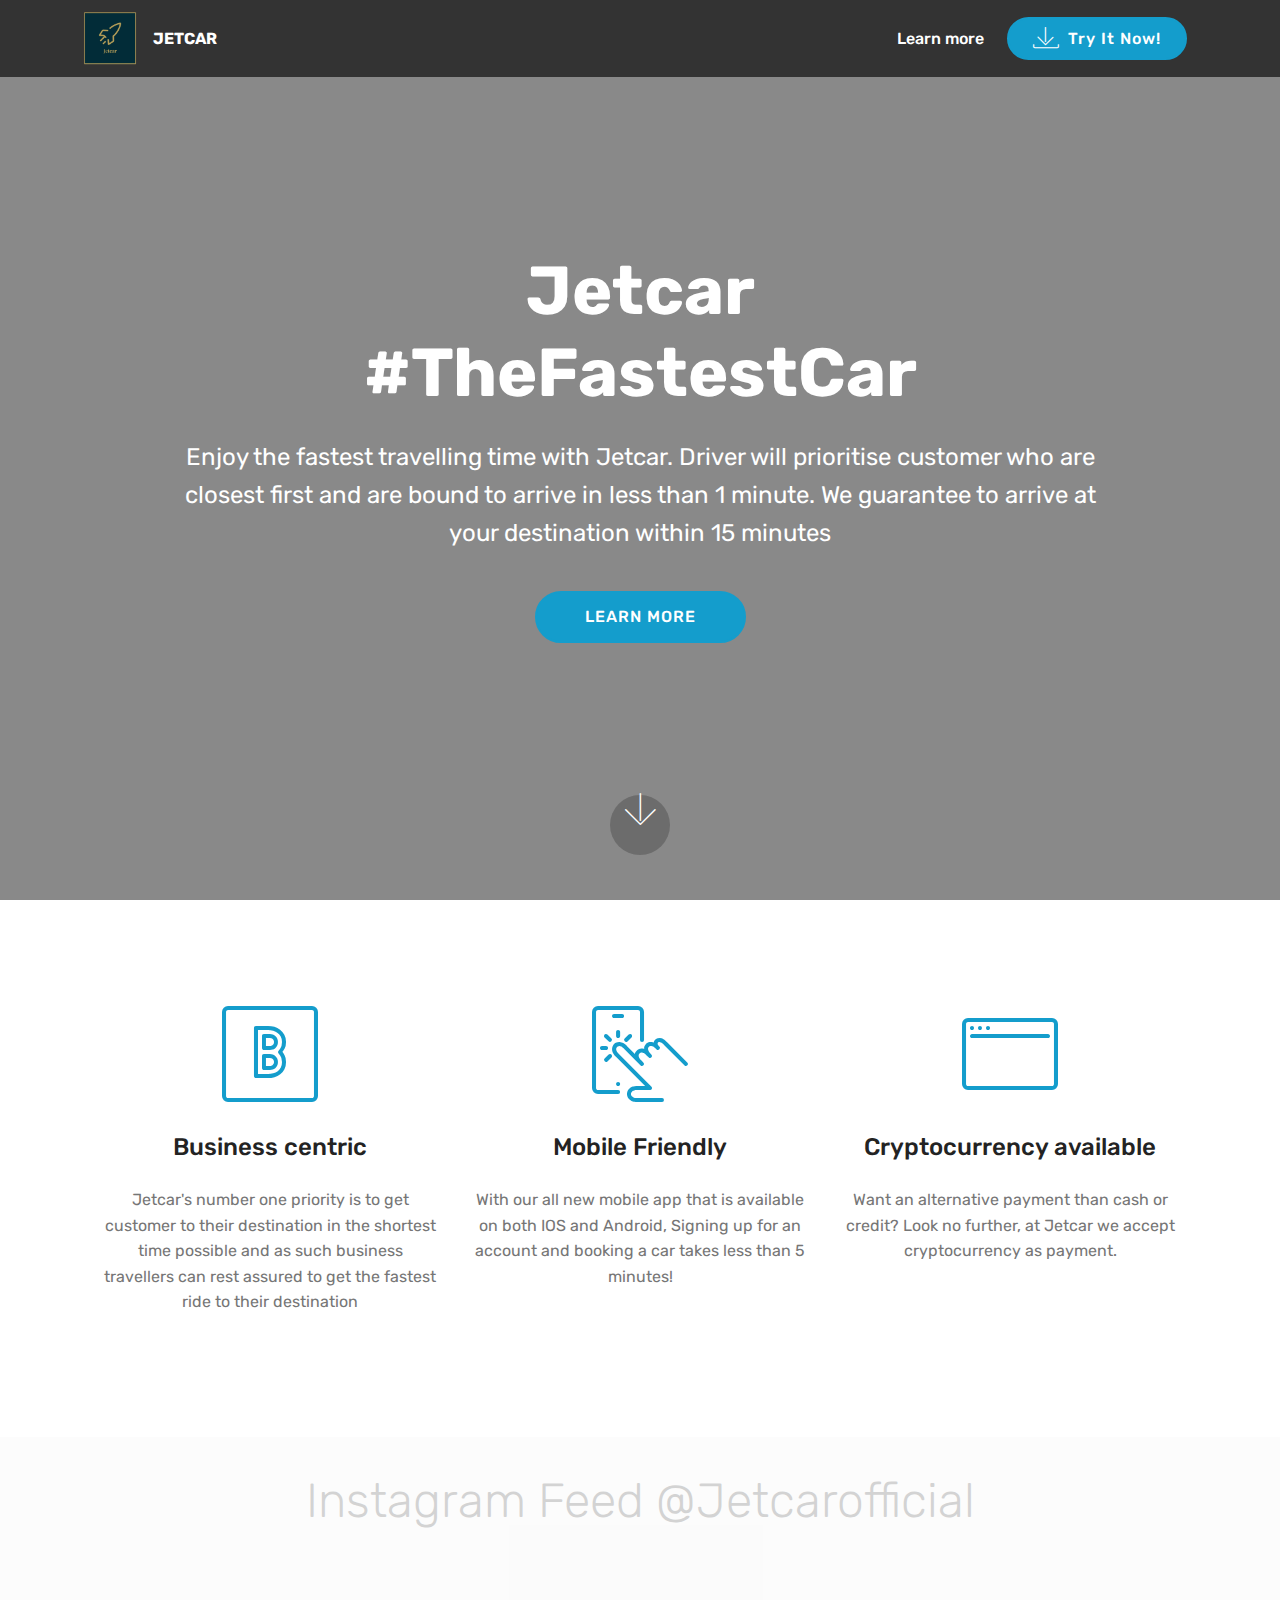
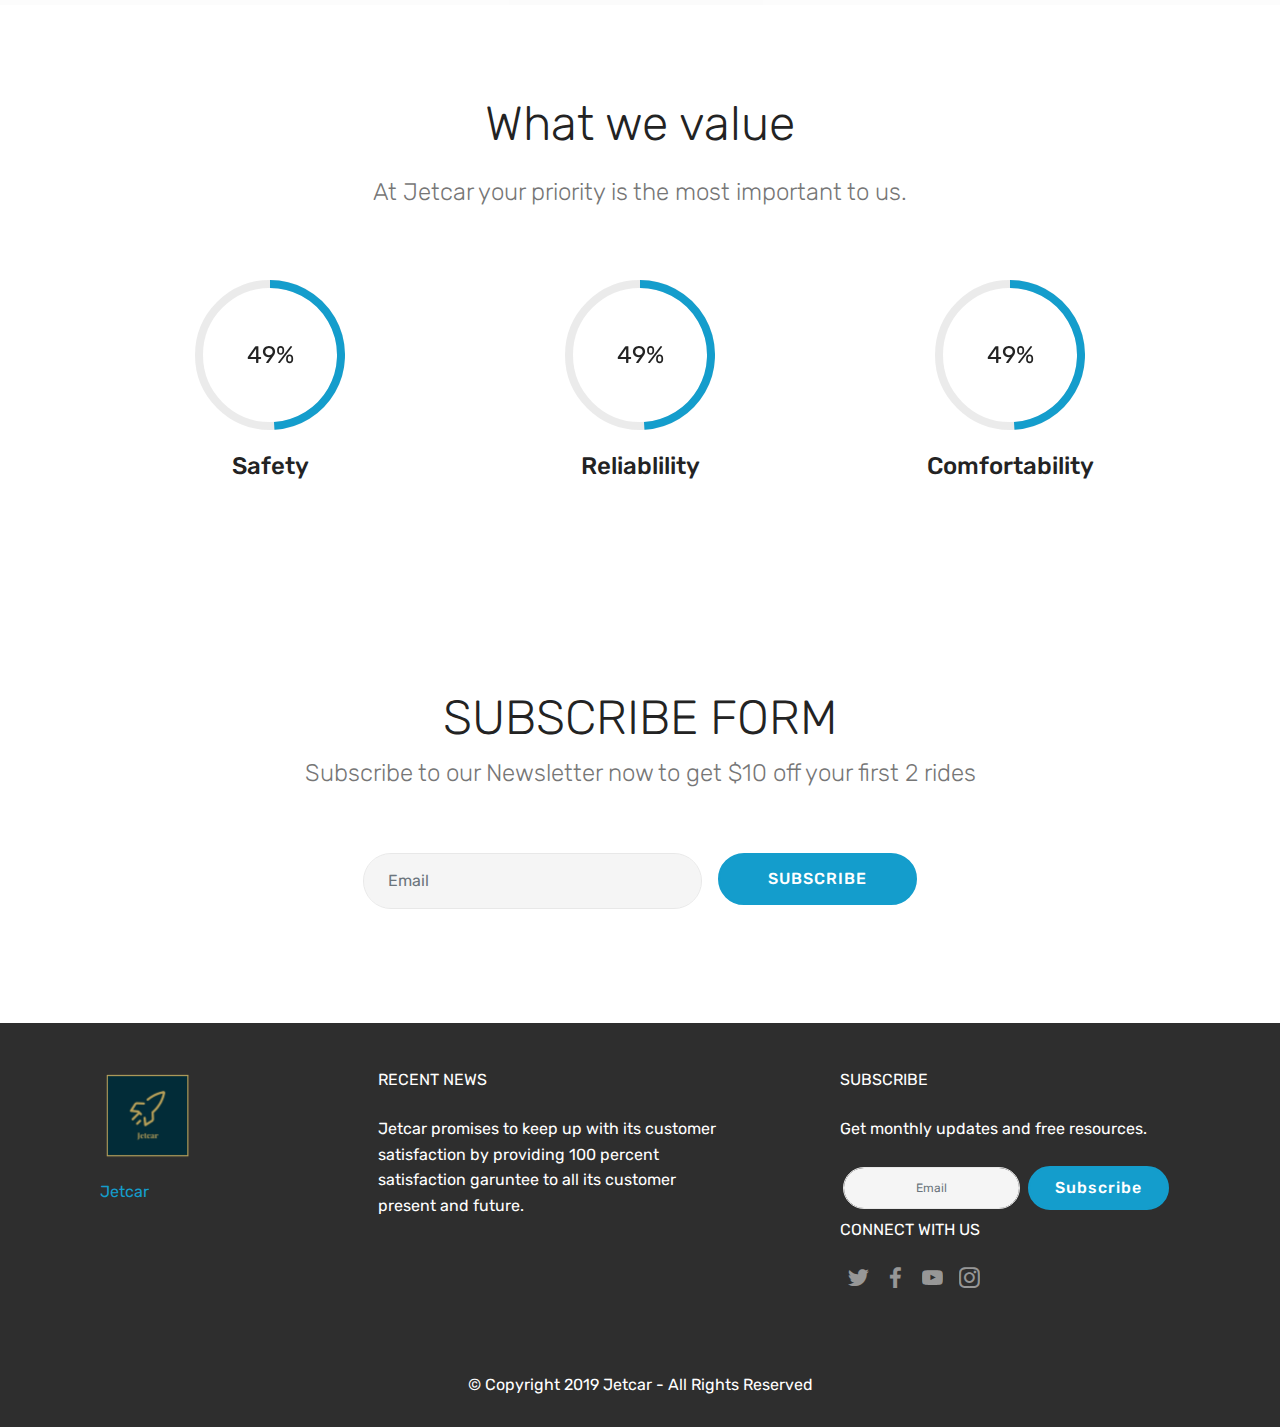
<file: index.html>
<!DOCTYPE html>
<html  >
<head>
  <!-- Site made with Mobirise Website Builder v4.11.2, https://mobirise.com -->
  <meta charset="UTF-8">
  <meta http-equiv="X-UA-Compatible" content="IE=edge">
  <meta name="generator" content="Mobirise v4.11.2, mobirise.com">
  <meta name="viewport" content="width=device-width, initial-scale=1, minimum-scale=1">
  <link rel="shortcut icon" href="assets/images/jetcarlogo-96x97.png" type="image/x-icon">
  <meta name="description" content="Looking for a ride to your next destination? Look no further with Jetcar , we will get you to your destination in less than 15 minutes">
  
  <title>Jetcar | The Fastest Ride</title>
  <link rel="stylesheet" href="assets/web/assets/mobirise-icons/mobirise-icons.css">
  <link rel="stylesheet" href="assets/bootstrap/css/bootstrap.min.css">
  <link rel="stylesheet" href="assets/bootstrap/css/bootstrap-grid.min.css">
  <link rel="stylesheet" href="assets/bootstrap/css/bootstrap-reboot.min.css">
  <link rel="stylesheet" href="assets/socicon/css/styles.css">
  <link rel="stylesheet" href="assets/dropdown/css/style.css">
  <link rel="stylesheet" href="assets/as-pie-progress/css/progress.min.css">
  <link rel="stylesheet" href="assets/tether/tether.min.css">
  <link rel="stylesheet" href="assets/style.css">
  <link rel="stylesheet" href="assets/slick.css">
  <link rel="stylesheet" href="assets/theme/css/style.css">
  <link rel="preload" as="style" href="assets/mobirise/css/mbr-additional.css"><link rel="stylesheet" href="assets/mobirise/css/mbr-additional.css" type="text/css">
  
  
  
</head>
<body>
  <section class="menu cid-rGz7X49fwt" once="menu" id="menu1-1">

    

    <nav class="navbar navbar-expand beta-menu navbar-dropdown align-items-center navbar-fixed-top navbar-toggleable-sm">
        <button class="navbar-toggler navbar-toggler-right" type="button" data-toggle="collapse" data-target="#navbarSupportedContent" aria-controls="navbarSupportedContent" aria-expanded="false" aria-label="Toggle navigation">
            <div class="hamburger">
                <span></span>
                <span></span>
                <span></span>
                <span></span>
            </div>
        </button>
        <div class="menu-logo">
            <div class="navbar-brand">
                <span class="navbar-logo">
                    <a href="index.html">
                         <img src="assets/images/jetcarlogo-96x97.png" alt="Mobirise" title="" style="height: 3.8rem;">
                    </a>
                </span>
                <span class="navbar-caption-wrap"><a class="navbar-caption text-white display-4" href="index.html">
                        JETCAR</a></span>
            </div>
        </div>
        <div class="collapse navbar-collapse" id="navbarSupportedContent">
            <ul class="navbar-nav nav-dropdown" data-app-modern-menu="true"><li class="nav-item">
                    <a class="nav-link link text-white display-4" href="index.html">
                        
                        Learn more</a>
                </li></ul>
            <div class="navbar-buttons mbr-section-btn"><a class="btn btn-sm btn-primary display-4" href="page1.html">
                    <span class="mbri-save mbr-iconfont mbr-iconfont-btn "></span>
                    Try It Now!
                </a></div>
        </div>
    </nav>
</section>

<section class="engine"><a href="https://mobirise.info/d">free website maker</a></section><section class="header6 cid-rGz7uwaSIe mbr-fullscreen" data-bg-video="https://www.youtube.com/watch?v=ZK3YRtHGwxQ" id="header6-0">

    

    <div class="mbr-overlay" style="opacity: 0.5; background-color: rgb(35, 35, 35);">
    </div>

    <div class="container">
        <div class="row justify-content-md-center">
            <div class="mbr-white col-md-10">
                <h1 class="mbr-section-title align-center mbr-bold pb-3 mbr-fonts-style display-1">
                    Jetcar<br> #TheFastestCar</h1>
                <p class="mbr-text align-center pb-3 mbr-fonts-style display-5">
                    Enjoy the fastest travelling time with Jetcar. Driver will prioritise customer who are closest first and are bound to arrive in less than 1 minute. We guarantee to arrive at your destination within 15 minutes</p>
                <div class="mbr-section-btn align-center"><a class="btn btn-md btn-primary display-4" href="index.html#features1-2">LEARN MORE</a></div>
            </div>
        </div>
    </div>

    <div class="mbr-arrow hidden-sm-down" aria-hidden="true">
        <a href="#next">
            <i class="mbri-down mbr-iconfont"></i>
        </a>
    </div>
</section>

<section class="features1 cid-rGz8vPrIyV" id="features1-2">
    
    

    
    <div class="container">
        <div class="media-container-row">

            <div class="card p-3 col-12 col-md-6 col-lg-4">
                <div class="card-img pb-3">
                    <a href="#top"><span class="mbr-iconfont mbri-bootstrap"></span></a>
                </div>
                <div class="card-box">
                    <h4 class="card-title py-3 mbr-fonts-style display-5">
                        Business centric</h4>
                    <p class="mbr-text mbr-fonts-style display-7">
                        Jetcar's number one priority is to get customer to their destination in the shortest time possible and as such business travellers can rest assured to get the fastest ride to their destination</p>
                </div>
            </div>

            <div class="card p-3 col-12 col-md-6 col-lg-4">
                <div class="card-img pb-3">
                    <span class="mbri-touch mbr-iconfont"></span>
                </div>
                <div class="card-box">
                    <h4 class="card-title py-3 mbr-fonts-style display-5">
                        Mobile Friendly
                    </h4>
                    <p class="mbr-text mbr-fonts-style display-7">
                        With our all new mobile app that is available on both IOS and Android, Signing up for an account and booking a car takes less than 5 minutes!</p>
                </div>
            </div>

            <div class="card p-3 col-12 col-md-6 col-lg-4">
                <div class="card-img pb-3">
                    <span class="mbr-iconfont mbri-browse"></span>
                </div>
                <div class="card-box">
                    <h4 class="card-title py-3 mbr-fonts-style display-5">
                        Cryptocurrency available</h4>
                    <p class="mbr-text mbr-fonts-style display-7">Want an alternative payment than cash or credit? Look no further, at Jetcar we accept cryptocurrency as payment.</p>
                </div>
            </div>

            

        </div>

    </div>

</section>

<section class="mbr-instagram-feed" data-rows="2" data-per-row-slider="" data-spacing="5" data-full-width="" data-token="22250379123.727bfe1.41ef98c893dd4bf48f609a274f1f9520" data-per-row-grid="3" id="instagram-feed-block-3" data-rv-view="9" style="background-color: rgb(239, 239, 239); padding-top: 40px; padding-bottom: 40px;">
    
    <div class="container container_toggle">
        <div class="row">
            <div class="col">
                <div class="inst">
                    <h1 class="inst__title align-center mbr-fonts-style display-2">Instagram Feed @Jetcarofficial</h1>
                    <div class="inst__content"></div>
                    
                </div>
            </div>
        </div>
    </div>
</section>

<section class="progress-bars3 cid-rGzaLFy2L6" id="progress-bars3-4">
 
     

    
    
    <div class="container">
        <h2 class="mbr-section-title pb-3 align-center mbr-fonts-style display-2">
            What we value</h2>

        <h3 class="mbr-section-subtitle mbr-fonts-style display-5">
            At Jetcar your priority is the most important to us.</h3>
    
        <div class="media-container-row pt-5 mt-2">
            <div class="card p-3 align-center">
                <div class="wrap">
                    <div class="pie_progress progress1" role="progressbar" data-goal="100">
                        <p class="pie_progress__number mbr-fonts-style display-5">100%</p>
                    </div>
                </div> 
                <div class="mbr-crt-title pt-3">
                    <h4 class="card-title py-2 mbr-fonts-style display-5">
                        Safety</h4>
                </div>                 
            </div>

            <div class="card p-3 align-center">
                <div class="wrap">
                    <div class="pie_progress progress2" role="progressbar" data-goal="100">
                        <p class="pie_progress__number mbr-fonts-style display-5"></p>
                    </div>
                </div> 
                <div class="mbr-crt-title pt-3">
                    <h4 class="card-title py-2 mbr-fonts-style display-5">Reliablility</h4>
                </div>                 
            </div>

            <div class="card p-3 align-center">
                <div class="wrap">
                    <div class="pie_progress progress3" role="progressbar" data-goal="100">
                        <p class="pie_progress__number mbr-fonts-style display-5"></p>
                    </div>
                </div> 
                <div class="mbr-crt-title pt-3">
                    <h4 class="card-title py-2 mbr-fonts-style display-5">
                        Comfortability</h4>
                </div>                 
            </div>

            

            

            
        </div>
</div></section>

<section class="mbr-section form3 cid-rGzbkXqc07" id="form3-7">

    

    

    <div class="container">
        <div class="row justify-content-center">
            <div class="title col-12 col-lg-8">
                <h2 class="align-center pb-2 mbr-fonts-style display-2">
                    SUBSCRIBE FORM
                </h2>
                <h3 class="mbr-section-subtitle align-center pb-5 mbr-light mbr-fonts-style display-5">
                    Subscribe to our Newsletter now to get $10 off your first 2 rides</h3>
            </div>
        </div>

        <div class="row py-2 justify-content-center">
            <div class="col-12 col-lg-6  col-md-8 " data-form-type="formoid">
                <!---Formbuilder Form--->
                <form action="https://mobirise.com/" method="POST" class="mbr-form form-with-styler" data-form-title="Mobirise Form"><input type="hidden" name="email" data-form-email="true" value="yXFXoavOThZogfuqvMj9/4P3/HVxQc0yxLL4M/N59Wgv7MaMtfd3F2lpyhQNGSWdIyqOzZxhHeL7TBZZgmQ9F5m3QqMJEq+UNv4BtFwH/LLY6uSEbMYeplCOAO9Y7HsC">
                    <div class="row">
                        <div hidden="hidden" data-form-alert="" class="alert alert-success col-12">Thanks for filling out the form!</div>
                        <div hidden="hidden" data-form-alert-danger="" class="alert alert-danger col-12">
                        </div>
                    </div>
                    <div class="dragArea row">
                        <div class="form-group col" data-for="email">
                            <input type="email" name="email" placeholder="Email" data-form-field="Email" required="required" class="form-control display-7" id="email-form3-7">
                        </div>
                        <div class="col-auto input-group-btn">
                            <button type="submit" class="btn btn-primary  display-4">SUBSCRIBE</button>
                        </div>
                    </div>
                </form><!---Formbuilder Form--->
            </div>
        </div>
    </div>
</section>

<section class="footer4 cid-rGzbVRrWXR" id="footer4-b">

    

    

    <div class="container">
        <div class="media-container-row content mbr-white">
            <div class="col-md-3 col-sm-4">
                <div class="mb-3 img-logo">
                    <a href="index.html">
                        <img src="assets/images/jetcarlogo-96x97.png" alt="Mobirise" title="">
                    </a>
                </div>
                <p class="mb-3 mbr-fonts-style foot-title display-7"><a href="index.html">
                    Jetcar</a></p>
                <p class="mbr-text mbr-fonts-style mbr-links-column display-7"></p>
            </div>
            <div class="col-md-4 col-sm-8">
                <p class="mb-4 foot-title mbr-fonts-style display-7">
                    RECENT NEWS
                </p>
                <p class="mbr-text mbr-fonts-style foot-text display-7">Jetcar promises to keep up with its customer satisfaction by providing 100 percent satisfaction garuntee to all its customer present and future.</p>
            </div>
            <div class="col-md-4 offset-md-1 col-sm-12">
                <p class="mb-4 foot-title mbr-fonts-style display-7">
                    SUBSCRIBE
                </p>
                <p class="mbr-text mbr-fonts-style form-text display-7">
                    Get monthly updates and free resources.
                </p>
                <div class="media-container-column" data-form-type="formoid">
                    <!---Formbuilder Form--->
                    <form action="https://mobirise.com/" method="POST" class="mbr-form form-with-styler" data-form-title="Mobirise Form"><input type="hidden" name="email" data-form-email="true" value="EWcMX8mVIeOsYLWYoGztpelWy/ksm3yy2kmB0fo9oHljbaxR9cdK5YIGDQiPL6D8sdvCcJo2fD0XcR2Ip2rEZkjEJyKTahuL9dkYK3ikuSUlhWyHgldftG/dsmPhAuWO">
                        <div class="row form-inline justify-content-center">
                            <div hidden="hidden" data-form-alert="" class="alert alert-success col-12">Thanks for filling out the form!</div>
                            <div hidden="hidden" data-form-alert-danger="" class="alert alert-danger col-12">
                                                    </div>
                        </div>
                        <div class="dragArea row form-inline justify-content-center">
                            <div class="col-auto  form-group " data-for="email">
                                <input type="email" name="email" placeholder="Email" data-form-field="Email" required="required" class="form-control input-sm input-inverse my-2 display-7" id="email-footer4-b">
                            </div>
                            <div class="col-auto  input-group-btn  m-2"><button type="submit" class="btn btn-primary m-0 display-4">Subscribe</button></div>
                        </div>
                    </form><!---Formbuilder Form--->
                </div>
                <p class="mb-4 mbr-fonts-style foot-title display-7">
                    CONNECT WITH US
                </p>
                <div class="social-list pl-0 mb-0">
                        <div class="soc-item">
                            <a href="https://twitter.com/JetcarOfficial" target="_blank">
                                <span class="mbr-iconfont mbr-iconfont-social socicon-twitter socicon"></span>
                            </a>
                        </div>
                        <div class="soc-item">
                            <a href="https://www.facebook.com/SGJetcar/" target="_blank">
                                <span class="mbr-iconfont mbr-iconfont-social socicon-facebook socicon"></span>
                            </a>
                        </div>
                        <div class="soc-item">
                            <a href="https://www.youtube.com/channel/UCna79BuaG9z53V5-OCxx3sg" target="_blank">
                                <span class="mbr-iconfont mbr-iconfont-social socicon-youtube socicon"></span>
                            </a>
                        </div>
                        <div class="soc-item">
                            <a href="https://www.instagram.com/jetcarofficial/" target="_blank">
                                <span class="mbr-iconfont mbr-iconfont-social socicon-instagram socicon"></span>
                            </a>
                        </div>
                        
                        
                </div>
            </div>
        </div>
        
    </div>
</section>

<section once="footers" class="cid-rGzbR7ZA18" id="footer6-a">

    

    

    <div class="container">
        <div class="media-container-row align-center mbr-white">
            <div class="col-12">
                <p class="mbr-text mb-0 mbr-fonts-style display-7">
                    © Copyright 2019 Jetcar - All Rights Reserved
                </p>
            </div>
        </div>
    </div>
</section>


  <script src="assets/web/assets/jquery/jquery.min.js"></script>
  <script src="assets/popper/popper.min.js"></script>
  <script src="assets/bootstrap/js/bootstrap.min.js"></script>
  <script src="assets/smoothscroll/smooth-scroll.js"></script>
  <script src="assets/ytplayer/jquery.mb.ytplayer.min.js"></script>
  <script src="assets/vimeoplayer/jquery.mb.vimeo_player.js"></script>
  <script src="assets/dropdown/js/nav-dropdown.js"></script>
  <script src="assets/dropdown/js/navbar-dropdown.js"></script>
  <script src="assets/touchswipe/jquery.touch-swipe.min.js"></script>
  <script src="assets/as-pie-progress/jquery-as-pie-progress.min.js"></script>
  <script src="assets/tether/tether.min.js"></script>
  <script src="assets/index.js"></script>
  <script src="assets/slick.min.js"></script>
  <script src="assets/theme/js/script.js"></script>
  <script src="assets/formoid/formoid.min.js"></script>
  
  
</body>
</html>
</file>
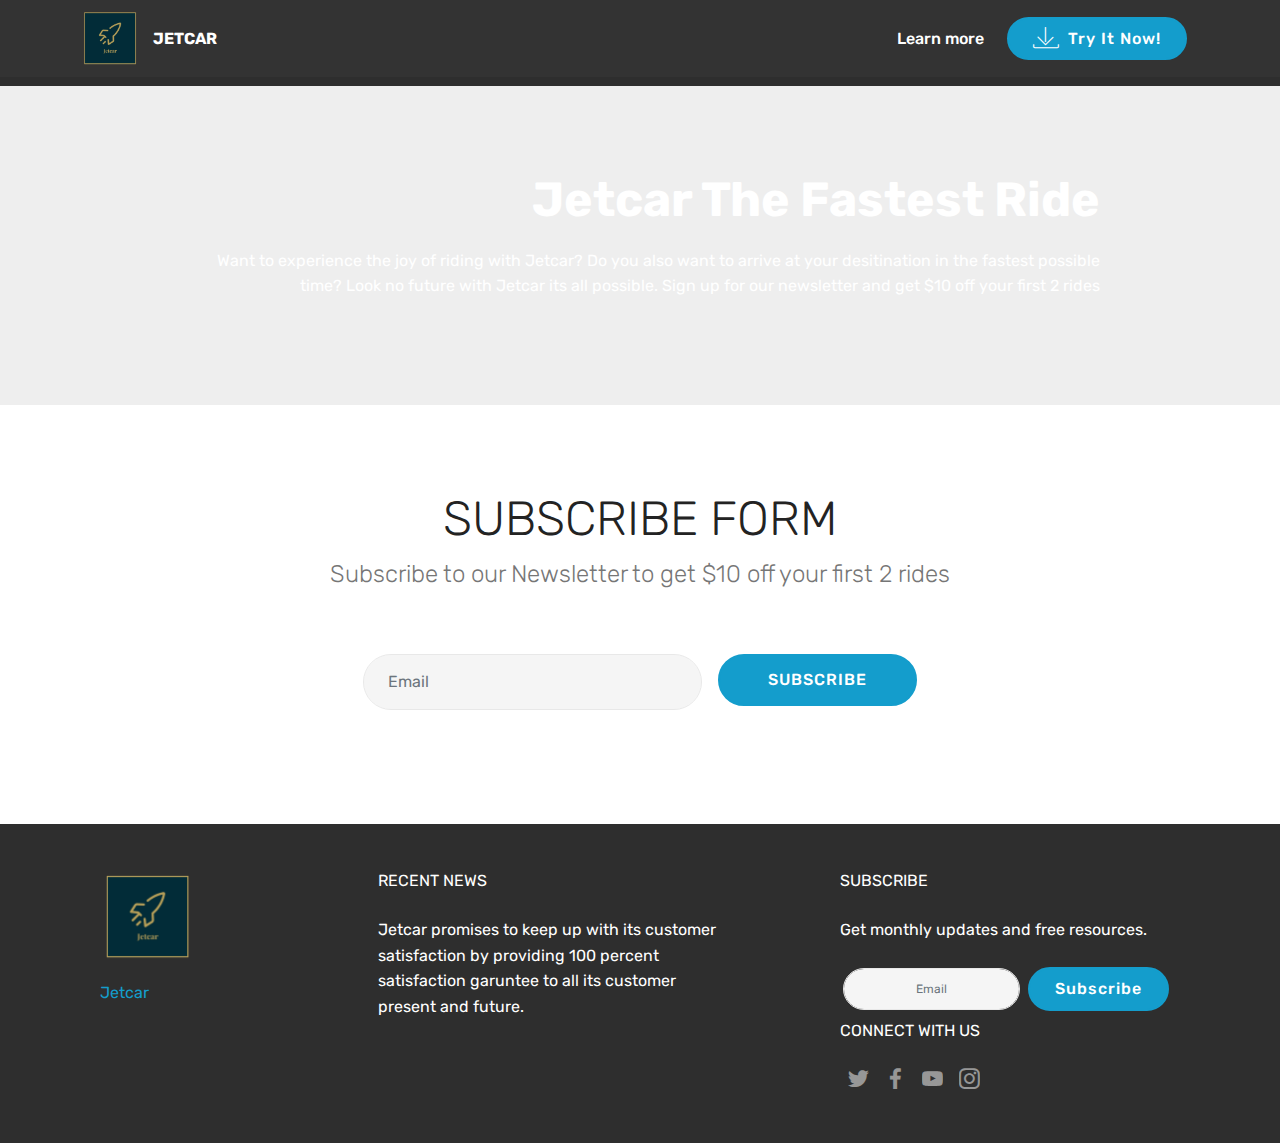
<file: page1.html>
<!DOCTYPE html>
<html  >
<head>
  <!-- Site made with Mobirise Website Builder v4.11.2, https://mobirise.com -->
  <meta charset="UTF-8">
  <meta http-equiv="X-UA-Compatible" content="IE=edge">
  <meta name="generator" content="Mobirise v4.11.2, mobirise.com">
  <meta name="viewport" content="width=device-width, initial-scale=1, minimum-scale=1">
  <link rel="shortcut icon" href="assets/images/jetcarlogo-96x97.png" type="image/x-icon">
  <meta name="description" content="Subscribe to our newsletter to earn yourself $10 off your first 2 rides with us.">
  
  <title>Jetcar | subscribe</title>
  <link rel="stylesheet" href="assets/web/assets/mobirise-icons/mobirise-icons.css">
  <link rel="stylesheet" href="assets/bootstrap/css/bootstrap.min.css">
  <link rel="stylesheet" href="assets/bootstrap/css/bootstrap-grid.min.css">
  <link rel="stylesheet" href="assets/bootstrap/css/bootstrap-reboot.min.css">
  <link rel="stylesheet" href="assets/socicon/css/styles.css">
  <link rel="stylesheet" href="assets/dropdown/css/style.css">
  <link rel="stylesheet" href="assets/tether/tether.min.css">
  <link rel="stylesheet" href="assets/theme/css/style.css">
  <link rel="preload" as="style" href="assets/mobirise/css/mbr-additional.css"><link rel="stylesheet" href="assets/mobirise/css/mbr-additional.css" type="text/css">
  
  
  
</head>
<body>
  <section class="menu cid-rGz7X49fwt" once="menu" id="menu1-c">

    

    <nav class="navbar navbar-expand beta-menu navbar-dropdown align-items-center navbar-fixed-top navbar-toggleable-sm">
        <button class="navbar-toggler navbar-toggler-right" type="button" data-toggle="collapse" data-target="#navbarSupportedContent" aria-controls="navbarSupportedContent" aria-expanded="false" aria-label="Toggle navigation">
            <div class="hamburger">
                <span></span>
                <span></span>
                <span></span>
                <span></span>
            </div>
        </button>
        <div class="menu-logo">
            <div class="navbar-brand">
                <span class="navbar-logo">
                    <a href="index.html">
                         <img src="assets/images/jetcarlogo-96x97.png" alt="Mobirise" title="" style="height: 3.8rem;">
                    </a>
                </span>
                <span class="navbar-caption-wrap"><a class="navbar-caption text-white display-4" href="index.html">
                        JETCAR</a></span>
            </div>
        </div>
        <div class="collapse navbar-collapse" id="navbarSupportedContent">
            <ul class="navbar-nav nav-dropdown" data-app-modern-menu="true"><li class="nav-item">
                    <a class="nav-link link text-white display-4" href="index.html">
                        
                        Learn more</a>
                </li></ul>
            <div class="navbar-buttons mbr-section-btn"><a class="btn btn-sm btn-primary display-4" href="page1.html">
                    <span class="mbri-save mbr-iconfont mbr-iconfont-btn "></span>
                    Try It Now!
                </a></div>
        </div>
    </nav>
</section>

<section class="engine"><a href="https://mobirise.info/m">web design templates</a></section><section once="footers" class="cid-rGzbR7ZA18" id="footer6-d">

    

    

    <div class="container">
        <div class="media-container-row align-center mbr-white">
            <div class="col-12">
                <p class="mbr-text mb-0 mbr-fonts-style display-7">
                    © Copyright 2019 Jetcar - All Rights Reserved
                </p>
            </div>
        </div>
    </div>
</section>

<section class="mbr-section info4 cid-rGzdfaj6UI" data-bg-video="https://www.youtube.com/watch?v=WzTXerUroCk" id="info4-e">

    

    
    <div class="container">
        <div class="justify-content-center row">
            <div class="media-container-column title col-12 col-md-10">
                <h2 class="align-right mbr-bold mbr-white pb-3 mbr-fonts-style display-2">
                    Jetcar The Fastest Ride</h2>
                
                <p class="mbr-text align-right mbr-white mbr-fonts-style display-7">Want to experience the joy of riding with Jetcar? Do you also want to arrive at your desitination in the fastest possible time? Look no future with Jetcar its all possible. Sign up for our newsletter and get $10 off your first 2 rides</p>
                
            </div>
        </div>
    </div>
</section>

<section class="mbr-section form3 cid-rGzdm95ioo" id="form3-f">

    

    

    <div class="container">
        <div class="row justify-content-center">
            <div class="title col-12 col-lg-8">
                <h2 class="align-center pb-2 mbr-fonts-style display-2">
                    SUBSCRIBE FORM
                </h2>
                <h3 class="mbr-section-subtitle align-center pb-5 mbr-light mbr-fonts-style display-5">
                    Subscribe to our Newsletter to get $10 off your first 2 rides</h3>
            </div>
        </div>

        <div class="row py-2 justify-content-center">
            <div class="col-12 col-lg-6  col-md-8 " data-form-type="formoid">
                <!---Formbuilder Form--->
                <form action="https://mobirise.com/" method="POST" class="mbr-form form-with-styler" data-form-title="Mobirise Form"><input type="hidden" name="email" data-form-email="true" value="4PE5mFpKOKwpm14f1hp2L5XKOh7+bsSOcmbaDFUbdUi7AuG1WA09J4SlN/CYxWyiWax1WoM/ikx0BH0OpOEmFxsh/x5qcnTMxNSlzWS3zxRXa6hlgekrvFW7hiIYNBRa">
                    <div class="row">
                        <div hidden="hidden" data-form-alert="" class="alert alert-success col-12">Thanks for filling out the form!</div>
                        <div hidden="hidden" data-form-alert-danger="" class="alert alert-danger col-12">
                        </div>
                    </div>
                    <div class="dragArea row">
                        <div class="form-group col" data-for="email">
                            <input type="email" name="email" placeholder="Email" data-form-field="Email" required="required" class="form-control display-7" id="email-form3-f">
                        </div>
                        <div class="col-auto input-group-btn">
                            <button type="submit" class="btn btn-primary  display-4">SUBSCRIBE</button>
                        </div>
                    </div>
                </form><!---Formbuilder Form--->
            </div>
        </div>
    </div>
</section>

<section class="footer4 cid-rGzfcIb69O" id="footer4-g">

    

    

    <div class="container">
        <div class="media-container-row content mbr-white">
            <div class="col-md-3 col-sm-4">
                <div class="mb-3 img-logo">
                    <a href="index.html">
                        <img src="assets/images/jetcarlogo-96x97.png" alt="Mobirise" title="">
                    </a>
                </div>
                <p class="mb-3 mbr-fonts-style foot-title display-7"><a href="index.html">
                    Jetcar</a></p>
                <p class="mbr-text mbr-fonts-style mbr-links-column display-7"></p>
            </div>
            <div class="col-md-4 col-sm-8">
                <p class="mb-4 foot-title mbr-fonts-style display-7">
                    RECENT NEWS
                </p>
                <p class="mbr-text mbr-fonts-style foot-text display-7">Jetcar promises to keep up with its customer satisfaction by providing 100 percent satisfaction garuntee to all its customer present and future.</p>
            </div>
            <div class="col-md-4 offset-md-1 col-sm-12">
                <p class="mb-4 foot-title mbr-fonts-style display-7">
                    SUBSCRIBE
                </p>
                <p class="mbr-text mbr-fonts-style form-text display-7">
                    Get monthly updates and free resources.
                </p>
                <div class="media-container-column" data-form-type="formoid">
                    <!---Formbuilder Form--->
                    <form action="https://mobirise.com/" method="POST" class="mbr-form form-with-styler" data-form-title="Mobirise Form"><input type="hidden" name="email" data-form-email="true" value="cxo6PMT7+mnz086y2C3hvzjrAPUreD4WddIj4Fhl5gr2ajPlijlzpODFomYeoZs6sVziVSuriyyxlWaKkvItDyWIgBrGJ5RNf0TLQHL1DkbdDBm83mnD+EioQkxfOJV9">
                        <div class="row form-inline justify-content-center">
                            <div hidden="hidden" data-form-alert="" class="alert alert-success col-12">Thanks for filling out the form!</div>
                            <div hidden="hidden" data-form-alert-danger="" class="alert alert-danger col-12">
                                                    </div>
                        </div>
                        <div class="dragArea row form-inline justify-content-center">
                            <div class="col-auto  form-group " data-for="email">
                                <input type="email" name="email" placeholder="Email" data-form-field="Email" required="required" class="form-control input-sm input-inverse my-2 display-7" id="email-footer4-g">
                            </div>
                            <div class="col-auto  input-group-btn  m-2"><button type="submit" class="btn btn-primary m-0 display-4">Subscribe</button></div>
                        </div>
                    </form><!---Formbuilder Form--->
                </div>
                <p class="mb-4 mbr-fonts-style foot-title display-7">
                    CONNECT WITH US
                </p>
                <div class="social-list pl-0 mb-0">
                        <div class="soc-item">
                            <a href="https://twitter.com/JetcarOfficial" target="_blank">
                                <span class="mbr-iconfont mbr-iconfont-social socicon-twitter socicon"></span>
                            </a>
                        </div>
                        <div class="soc-item">
                            <a href="https://www.facebook.com/SGJetcar/" target="_blank">
                                <span class="mbr-iconfont mbr-iconfont-social socicon-facebook socicon"></span>
                            </a>
                        </div>
                        <div class="soc-item">
                            <a href="https://www.youtube.com/channel/UCna79BuaG9z53V5-OCxx3sg" target="_blank">
                                <span class="mbr-iconfont mbr-iconfont-social socicon-youtube socicon"></span>
                            </a>
                        </div>
                        <div class="soc-item">
                            <a href="https://www.instagram.com/jetcarofficial/" target="_blank">
                                <span class="mbr-iconfont mbr-iconfont-social socicon-instagram socicon"></span>
                            </a>
                        </div>
                        
                        
                </div>
            </div>
        </div>
        
    </div>
</section>


  <script src="assets/web/assets/jquery/jquery.min.js"></script>
  <script src="assets/popper/popper.min.js"></script>
  <script src="assets/bootstrap/js/bootstrap.min.js"></script>
  <script src="assets/smoothscroll/smooth-scroll.js"></script>
  <script src="assets/dropdown/js/nav-dropdown.js"></script>
  <script src="assets/dropdown/js/navbar-dropdown.js"></script>
  <script src="assets/touchswipe/jquery.touch-swipe.min.js"></script>
  <script src="assets/ytplayer/jquery.mb.ytplayer.min.js"></script>
  <script src="assets/vimeoplayer/jquery.mb.vimeo_player.js"></script>
  <script src="assets/tether/tether.min.js"></script>
  <script src="assets/theme/js/script.js"></script>
  <script src="assets/formoid/formoid.min.js"></script>
  
  
</body>
</html>
</file>
<file: assets/web/assets/mobirise-icons/mobirise-icons.css>
@font-face {
  font-family: 'MobiriseIcons';
  src:  url('mobirise-icons.eot?spat4u');
  src:  url('mobirise-icons.eot?spat4u#iefix') format('embedded-opentype'),
    url('mobirise-icons.ttf?spat4u') format('truetype'),
    url('mobirise-icons.woff?spat4u') format('woff'),
    url('mobirise-icons.svg?spat4u#MobiriseIcons') format('svg');
  font-weight: normal;
  font-style: normal;
  font-display: swap;
}

[class^="mbri-"], [class*=" mbri-"] {
  /* use !important to prevent issues with browser extensions that change fonts */
  font-family: MobiriseIcons !important;
  speak: none;
  font-style: normal;
  font-weight: normal;
  font-variant: normal;
  text-transform: none;
  line-height: 1;

  /* Better Font Rendering =========== */
  -webkit-font-smoothing: antialiased;
  -moz-osx-font-smoothing: grayscale;
}

.mbri-add-submenu:before {
  content: "\e900";
}
.mbri-alert:before {
  content: "\e901";
}
.mbri-align-center:before {
  content: "\e902";
}
.mbri-align-justify:before {
  content: "\e903";
}
.mbri-align-left:before {
  content: "\e904";
}
.mbri-align-right:before {
  content: "\e905";
}
.mbri-android:before {
  content: "\e906";
}
.mbri-apple:before {
  content: "\e907";
}
.mbri-arrow-down:before {
  content: "\e908";
}
.mbri-arrow-next:before {
  content: "\e909";
}
.mbri-arrow-prev:before {
  content: "\e90a";
}
.mbri-arrow-up:before {
  content: "\e90b";
}
.mbri-bold:before {
  content: "\e90c";
}
.mbri-bookmark:before {
  content: "\e90d";
}
.mbri-bootstrap:before {
  content: "\e90e";
}
.mbri-briefcase:before {
  content: "\e90f";
}
.mbri-browse:before {
  content: "\e910";
}
.mbri-bulleted-list:before {
  content: "\e911";
}
.mbri-calendar:before {
  content: "\e912";
}
.mbri-camera:before {
  content: "\e913";
}
.mbri-cart-add:before {
  content: "\e914";
}
.mbri-cart-full:before {
  content: "\e915";
}
.mbri-cash:before {
  content: "\e916";
}
.mbri-change-style:before {
  content: "\e917";
}
.mbri-chat:before {
  content: "\e918";
}
.mbri-clock:before {
  content: "\e919";
}
.mbri-close:before {
  content: "\e91a";
}
.mbri-cloud:before {
  content: "\e91b";
}
.mbri-code:before {
  content: "\e91c";
}
.mbri-contact-form:before {
  content: "\e91d";
}
.mbri-credit-card:before {
  content: "\e91e";
}
.mbri-cursor-click:before {
  content: "\e91f";
}
.mbri-cust-feedback:before {
  content: "\e920";
}
.mbri-database:before {
  content: "\e921";
}
.mbri-delivery:before {
  content: "\e922";
}
.mbri-desktop:before {
  content: "\e923";
}
.mbri-devices:before {
  content: "\e924";
}
.mbri-down:before {
  content: "\e925";
}
.mbri-download:before {
  content: "\e989";
}
.mbri-drag-n-drop:before {
  content: "\e927";
}
.mbri-drag-n-drop2:before {
  content: "\e928";
}
.mbri-edit:before {
  content: "\e929";
}
.mbri-edit2:before {
  content: "\e92a";
}
.mbri-error:before {
  content: "\e92b";
}
.mbri-extension:before {
  content: "\e92c";
}
.mbri-features:before {
  content: "\e92d";
}
.mbri-file:before {
  content: "\e92e";
}
.mbri-flag:before {
  content: "\e92f";
}
.mbri-folder:before {
  content: "\e930";
}
.mbri-gift:before {
  content: "\e931";
}
.mbri-github:before {
  content: "\e932";
}
.mbri-globe:before {
  content: "\e933";
}
.mbri-globe-2:before {
  content: "\e934";
}
.mbri-growing-chart:before {
  content: "\e935";
}
.mbri-hearth:before {
  content: "\e936";
}
.mbri-help:before {
  content: "\e937";
}
.mbri-home:before {
  content: "\e938";
}
.mbri-hot-cup:before {
  content: "\e939";
}
.mbri-idea:before {
  content: "\e93a";
}
.mbri-image-gallery:before {
  content: "\e93b";
}
.mbri-image-slider:before {
  content: "\e93c";
}
.mbri-info:before {
  content: "\e93d";
}
.mbri-italic:before {
  content: "\e93e";
}
.mbri-key:before {
  content: "\e93f";
}
.mbri-laptop:before {
  content: "\e940";
}
.mbri-layers:before {
  content: "\e941";
}
.mbri-left-right:before {
  content: "\e942";
}
.mbri-left:before {
  content: "\e943";
}
.mbri-letter:before {
  content: "\e944";
}
.mbri-like:before {
  content: "\e945";
}
.mbri-link:before {
  content: "\e946";
}
.mbri-lock:before {
  content: "\e947";
}
.mbri-login:before {
  content: "\e948";
}
.mbri-logout:before {
  content: "\e949";
}
.mbri-magic-stick:before {
  content: "\e94a";
}
.mbri-map-pin:before {
  content: "\e94b";
}
.mbri-menu:before {
  content: "\e94c";
}
.mbri-mobile:before {
  content: "\e94d";
}
.mbri-mobile2:before {
  content: "\e94e";
}
.mbri-mobirise:before {
  content: "\e94f";
}
.mbri-more-horizontal:before {
  content: "\e950";
}
.mbri-more-vertical:before {
  content: "\e951";
}
.mbri-music:before {
  content: "\e952";
}
.mbri-new-file:before {
  content: "\e953";
}
.mbri-numbered-list:before {
  content: "\e954";
}
.mbri-opened-folder:before {
  content: "\e955";
}
.mbri-pages:before {
  content: "\e956";
}
.mbri-paper-plane:before {
  content: "\e957";
}
.mbri-paperclip:before {
  content: "\e958";
}
.mbri-photo:before {
  content: "\e959";
}
.mbri-photos:before {
  content: "\e95a";
}
.mbri-pin:before {
  content: "\e95b";
}
.mbri-play:before {
  content: "\e95c";
}
.mbri-plus:before {
  content: "\e95d";
}
.mbri-preview:before {
  content: "\e95e";
}
.mbri-print:before {
  content: "\e95f";
}
.mbri-protect:before {
  content: "\e960";
}
.mbri-question:before {
  content: "\e961";
}
.mbri-quote-left:before {
  content: "\e962";
}
.mbri-quote-right:before {
  content: "\e963";
}
.mbri-refresh:before {
  content: "\e964";
}
.mbri-responsive:before {
  content: "\e965";
}
.mbri-right:before {
  content: "\e966";
}
.mbri-rocket:before {
  content: "\e967";
}
.mbri-sad-face:before {
  content: "\e968";
}
.mbri-sale:before {
  content: "\e969";
}
.mbri-save:before {
  content: "\e96a";
}
.mbri-search:before {
  content: "\e96b";
}
.mbri-setting:before {
  content: "\e96c";
}
.mbri-setting2:before {
  content: "\e96d";
}
.mbri-setting3:before {
  content: "\e96e";
}
.mbri-share:before {
  content: "\e96f";
}
.mbri-shopping-bag:before {
  content: "\e970";
}
.mbri-shopping-basket:before {
  content: "\e971";
}
.mbri-shopping-cart:before {
  content: "\e972";
}
.mbri-sites:before {
  content: "\e973";
}
.mbri-smile-face:before {
  content: "\e974";
}
.mbri-speed:before {
  content: "\e975";
}
.mbri-star:before {
  content: "\e976";
}
.mbri-success:before {
  content: "\e977";
}
.mbri-sun:before {
  content: "\e978";
}
.mbri-sun2:before {
  content: "\e979";
}
.mbri-tablet:before {
  content: "\e97a";
}
.mbri-tablet-vertical:before {
  content: "\e97b";
}
.mbri-target:before {
  content: "\e97c";
}
.mbri-timer:before {
  content: "\e97d";
}
.mbri-to-ftp:before {
  content: "\e97e";
}
.mbri-to-local-drive:before {
  content: "\e97f";
}
.mbri-touch-swipe:before {
  content: "\e980";
}
.mbri-touch:before {
  content: "\e981";
}
.mbri-trash:before {
  content: "\e982";
}
.mbri-underline:before {
  content: "\e983";
}
.mbri-unlink:before {
  content: "\e984";
}
.mbri-unlock:before {
  content: "\e985";
}
.mbri-up-down:before {
  content: "\e986";
}
.mbri-up:before {
  content: "\e987";
}
.mbri-update:before {
  content: "\e988";
}
.mbri-upload:before {
 content: "\e926"; 
}
.mbri-user:before {
  content: "\e98a";
}
.mbri-user2:before {
  content: "\e98b";
}
.mbri-users:before {
  content: "\e98c";
}
.mbri-video:before {
  content: "\e98d";
}
.mbri-video-play:before {
  content: "\e98e";
}
.mbri-watch:before {
  content: "\e98f";
}
.mbri-website-theme:before {
  content: "\e990";
}
.mbri-wifi:before {
  content: "\e991";
}
.mbri-windows:before {
  content: "\e992";
}
.mbri-zoom-out:before {
  content: "\e993";
}
.mbri-redo:before {
  content: "\e994";
}
.mbri-undo:before {
  content: "\e995";
}
</file>
<file: assets/socicon/css/styles.css>
@charset "UTF-8";

@font-face {
  font-family: "socicon";
  src:url("../fonts/socicon.eot");
  src:url("../fonts/socicon.eot?#iefix") format("embedded-opentype"),
    url("../fonts/socicon.woff") format("woff"),
    url("../fonts/socicon.ttf") format("truetype"),
    url("../fonts/socicon.svg#socicon") format("svg");
  font-weight: normal;
  font-style: normal;
  font-display:swap;
}

[data-icon]:before {
  font-family: "socicon" !important;
  content: attr(data-icon);
  font-style: normal !important;
  font-weight: normal !important;
  font-variant: normal !important;
  text-transform: none !important;
  speak: none;
  line-height: 1;
  -webkit-font-smoothing: antialiased;
  -moz-osx-font-smoothing: grayscale;
}

[class^="socicon-"]:before,
[class*=" socicon-"]:before {
  font-family: "socicon" !important;
  font-style: normal !important;
  font-weight: normal !important;
  font-variant: normal !important;
  text-transform: none !important;
  speak: none;
  line-height: 1;
  -webkit-font-smoothing: antialiased;
  -moz-osx-font-smoothing: grayscale;
}

.socicon-modelmayhem:before {
  content: "\e000";
}
.socicon-mixcloud:before {
  content: "\e001";
}
.socicon-drupal:before {
  content: "\e002";
}
.socicon-swarm:before {
  content: "\e003";
}
.socicon-istock:before {
  content: "\e004";
}
.socicon-yammer:before {
  content: "\e005";
}
.socicon-ello:before {
  content: "\e006";
}
.socicon-stackoverflow:before {
  content: "\e007";
}
.socicon-persona:before {
  content: "\e008";
}
.socicon-triplej:before {
  content: "\e009";
}
.socicon-houzz:before {
  content: "\e00a";
}
.socicon-rss:before {
  content: "\e00b";
}
.socicon-paypal:before {
  content: "\e00c";
}
.socicon-odnoklassniki:before {
  content: "\e00d";
}
.socicon-airbnb:before {
  content: "\e00e";
}
.socicon-periscope:before {
  content: "\e00f";
}
.socicon-outlook:before {
  content: "\e010";
}
.socicon-coderwall:before {
  content: "\e011";
}
.socicon-tripadvisor:before {
  content: "\e012";
}
.socicon-appnet:before {
  content: "\e013";
}
.socicon-goodreads:before {
  content: "\e014";
}
.socicon-tripit:before {
  content: "\e015";
}
.socicon-lanyrd:before {
  content: "\e016";
}
.socicon-slideshare:before {
  content: "\e017";
}
.socicon-buffer:before {
  content: "\e018";
}
.socicon-disqus:before {
  content: "\e019";
}
.socicon-vkontakte:before {
  content: "\e01a";
}
.socicon-whatsapp:before {
  content: "\e01b";
}
.socicon-patreon:before {
  content: "\e01c";
}
.socicon-storehouse:before {
  content: "\e01d";
}
.socicon-pocket:before {
  content: "\e01e";
}
.socicon-mail:before {
  content: "\e01f";
}
.socicon-blogger:before {
  content: "\e020";
}
.socicon-technorati:before {
  content: "\e021";
}
.socicon-reddit:before {
  content: "\e022";
}
.socicon-dribbble:before {
  content: "\e023";
}
.socicon-stumbleupon:before {
  content: "\e024";
}
.socicon-digg:before {
  content: "\e025";
}
.socicon-envato:before {
  content: "\e026";
}
.socicon-behance:before {
  content: "\e027";
}
.socicon-delicious:before {
  content: "\e028";
}
.socicon-deviantart:before {
  content: "\e029";
}
.socicon-forrst:before {
  content: "\e02a";
}
.socicon-play:before {
  content: "\e02b";
}
.socicon-zerply:before {
  content: "\e02c";
}
.socicon-wikipedia:before {
  content: "\e02d";
}
.socicon-apple:before {
  content: "\e02e";
}
.socicon-flattr:before {
  content: "\e02f";
}
.socicon-github:before {
  content: "\e030";
}
.socicon-renren:before {
  content: "\e031";
}
.socicon-friendfeed:before {
  content: "\e032";
}
.socicon-newsvine:before {
  content: "\e033";
}
.socicon-identica:before {
  content: "\e034";
}
.socicon-bebo:before {
  content: "\e035";
}
.socicon-zynga:before {
  content: "\e036";
}
.socicon-steam:before {
  content: "\e037";
}
.socicon-xbox:before {
  content: "\e038";
}
.socicon-windows:before {
  content: "\e039";
}
.socicon-qq:before {
  content: "\e03a";
}
.socicon-douban:before {
  content: "\e03b";
}
.socicon-meetup:before {
  content: "\e03c";
}
.socicon-playstation:before {
  content: "\e03d";
}
.socicon-android:before {
  content: "\e03e";
}
.socicon-snapchat:before {
  content: "\e03f";
}
.socicon-twitter:before {
  content: "\e040";
}
.socicon-facebook:before {
  content: "\e041";
}
.socicon-googleplus:before {
  content: "\e042";
}
.socicon-pinterest:before {
  content: "\e043";
}
.socicon-foursquare:before {
  content: "\e044";
}
.socicon-yahoo:before {
  content: "\e045";
}
.socicon-skype:before {
  content: "\e046";
}
.socicon-yelp:before {
  content: "\e047";
}
.socicon-feedburner:before {
  content: "\e048";
}
.socicon-linkedin:before {
  content: "\e049";
}
.socicon-viadeo:before {
  content: "\e04a";
}
.socicon-xing:before {
  content: "\e04b";
}
.socicon-myspace:before {
  content: "\e04c";
}
.socicon-soundcloud:before {
  content: "\e04d";
}
.socicon-spotify:before {
  content: "\e04e";
}
.socicon-grooveshark:before {
  content: "\e04f";
}
.socicon-lastfm:before {
  content: "\e050";
}
.socicon-youtube:before {
  content: "\e051";
}
.socicon-vimeo:before {
  content: "\e052";
}
.socicon-dailymotion:before {
  content: "\e053";
}
.socicon-vine:before {
  content: "\e054";
}
.socicon-flickr:before {
  content: "\e055";
}
.socicon-500px:before {
  content: "\e056";
}
.socicon-wordpress:before {
  content: "\e058";
}
.socicon-tumblr:before {
  content: "\e059";
}
.socicon-twitch:before {
  content: "\e05a";
}
.socicon-8tracks:before {
  content: "\e05b";
}
.socicon-amazon:before {
  content: "\e05c";
}
.socicon-icq:before {
  content: "\e05d";
}
.socicon-smugmug:before {
  content: "\e05e";
}
.socicon-ravelry:before {
  content: "\e05f";
}
.socicon-weibo:before {
  content: "\e060";
}
.socicon-baidu:before {
  content: "\e061";
}
.socicon-angellist:before {
  content: "\e062";
}
.socicon-ebay:before {
  content: "\e063";
}
.socicon-imdb:before {
  content: "\e064";
}
.socicon-stayfriends:before {
  content: "\e065";
}
.socicon-residentadvisor:before {
  content: "\e066";
}
.socicon-google:before {
  content: "\e067";
}
.socicon-yandex:before {
  content: "\e068";
}
.socicon-sharethis:before {
  content: "\e069";
}
.socicon-bandcamp:before {
  content: "\e06a";
}
.socicon-itunes:before {
  content: "\e06b";
}
.socicon-deezer:before {
  content: "\e06c";
}
.socicon-telegram:before {
  content: "\e06e";
}
.socicon-openid:before {
  content: "\e06f";
}
.socicon-amplement:before {
  content: "\e070";
}
.socicon-viber:before {
  content: "\e071";
}
.socicon-zomato:before {
  content: "\e072";
}
.socicon-draugiem:before {
  content: "\e074";
}
.socicon-endomodo:before {
  content: "\e075";
}
.socicon-filmweb:before {
  content: "\e076";
}
.socicon-stackexchange:before {
  content: "\e077";
}
.socicon-wykop:before {
  content: "\e078";
}
.socicon-teamspeak:before {
  content: "\e079";
}
.socicon-teamviewer:before {
  content: "\e07a";
}
.socicon-ventrilo:before {
  content: "\e07b";
}
.socicon-younow:before {
  content: "\e07c";
}
.socicon-raidcall:before {
  content: "\e07d";
}
.socicon-mumble:before {
  content: "\e07e";
}
.socicon-medium:before {
  content: "\e06d";
}
.socicon-bebee:before {
  content: "\e07f";
}
.socicon-hitbox:before {
  content: "\e080";
}
.socicon-reverbnation:before {
  content: "\e081";
}
.socicon-formulr:before {
  content: "\e082";
}
.socicon-instagram:before {
  content: "\e057";
}
.socicon-battlenet:before {
  content: "\e083";
}
.socicon-chrome:before {
  content: "\e084";
}
.socicon-discord:before {
  content: "\e086";
}
.socicon-issuu:before {
  content: "\e087";
}
.socicon-macos:before {
  content: "\e088";
}
.socicon-firefox:before {
  content: "\e089";
}
.socicon-opera:before {
  content: "\e08d";
}
.socicon-keybase:before {
  content: "\e090";
}
.socicon-alliance:before {
  content: "\e091";
}
.socicon-livejournal:before {
  content: "\e092";
}
.socicon-googlephotos:before {
  content: "\e093";
}
.socicon-horde:before {
  content: "\e094";
}
.socicon-etsy:before {
  content: "\e095";
}
.socicon-zapier:before {
  content: "\e096";
}
.socicon-google-scholar:before {
  content: "\e097";
}
.socicon-researchgate:before {
  content: "\e098";
}
.socicon-wechat:before {
  content: "\e099";
}
.socicon-strava:before {
  content: "\e09a";
}
.socicon-line:before {
  content: "\e09b";
}
.socicon-lyft:before {
  content: "\e09c";
}
.socicon-uber:before {
  content: "\e09d";
}
.socicon-songkick:before {
  content: "\e09e";
}
.socicon-viewbug:before {
  content: "\e09f";
}
.socicon-googlegroups:before {
  content: "\e0a0";
}
.socicon-quora:before {
  content: "\e073";
}
.socicon-diablo:before {
  content: "\e085";
}
.socicon-blizzard:before {
  content: "\e0a1";
}
.socicon-hearthstone:before {
  content: "\e08b";
}
.socicon-heroes:before {
  content: "\e08a";
}
.socicon-overwatch:before {
  content: "\e08c";
}
.socicon-warcraft:before {
  content: "\e08e";
}
.socicon-starcraft:before {
  content: "\e08f";
}
.socicon-beam:before {
  content: "\e0a2";
}
.socicon-curse:before {
  content: "\e0a3";
}
.socicon-player:before {
  content: "\e0a4";
}
.socicon-streamjar:before {
  content: "\e0a5";
}
.socicon-nintendo:before {
  content: "\e0a6";
}
.socicon-hellocoton:before {
  content: "\e0a7";
}
</file>
<file: assets/dropdown/css/style.css>
.navbar-dropdown {
  left: 0;
  padding: 0;
  position: absolute;
  right: 0;
  top: 0;
  transition: all 0.45s ease;
  z-index: 1030;
  background: #282828; }
  .navbar-dropdown .navbar-logo {
    margin-right: 0.8rem;
    transition: margin 0.3s ease-in-out;
    vertical-align: middle; }
    .navbar-dropdown .navbar-logo img {
      height: 3.125rem;
      transition: all 0.3s ease-in-out; }
    .navbar-dropdown .navbar-logo.mbr-iconfont {
      font-size: 3.125rem;
      line-height: 3.125rem; }
  .navbar-dropdown .navbar-caption {
    font-weight: 700;
    white-space: normal;
    vertical-align: -4px;
    line-height: 3.125rem !important; }
    .navbar-dropdown .navbar-caption, .navbar-dropdown .navbar-caption:hover {
      color: inherit;
      text-decoration: none; }
  .navbar-dropdown .mbr-iconfont + .navbar-caption {
    vertical-align: -1px; }
  .navbar-dropdown.navbar-fixed-top {
    position: fixed; }
  .navbar-dropdown .navbar-brand span {
    vertical-align: -4px; }
  .navbar-dropdown.bg-color.transparent {
    background: none; }
  .navbar-dropdown.navbar-short .navbar-brand {
    padding: 0.625rem 0; }
    .navbar-dropdown.navbar-short .navbar-brand span {
      vertical-align: -1px; }
  .navbar-dropdown.navbar-short .navbar-caption {
    line-height: 2.375rem !important;
    vertical-align: -2px; }
  .navbar-dropdown.navbar-short .navbar-logo {
    margin-right: 0.5rem; }
    .navbar-dropdown.navbar-short .navbar-logo img {
      height: 2.375rem; }
    .navbar-dropdown.navbar-short .navbar-logo.mbr-iconfont {
      font-size: 2.375rem;
      line-height: 2.375rem; }
  .navbar-dropdown.navbar-short .mbr-table-cell {
    height: 3.625rem; }
  .navbar-dropdown .navbar-close {
    left: 0.6875rem;
    position: fixed;
    top: 0.75rem;
    z-index: 1000; }
  .navbar-dropdown .hamburger-icon {
    content: "";
    display: inline-block;
    vertical-align: middle;
    width: 16px;
    -webkit-box-shadow: 0 -6px 0 1px #282828,0 0 0 1px #282828,0 6px 0 1px #282828;
    -moz-box-shadow: 0 -6px 0 1px #282828,0 0 0 1px #282828,0 6px 0 1px #282828;
    box-shadow: 0 -6px 0 1px #282828,0 0 0 1px #282828,0 6px 0 1px #282828; }

.dropdown-menu .dropdown-toggle[data-toggle="dropdown-submenu"]::after {
  border-bottom: 0.35em solid transparent;
  border-left: 0.35em solid;
  border-right: 0;
  border-top: 0.35em solid transparent;
  margin-left: 0.3rem; }

.dropdown-menu .dropdown-item:focus {
  outline: 0; }

.nav-dropdown {
  font-size: 0.75rem;
  font-weight: 500;
  height: auto !important; }
  .nav-dropdown .nav-btn {
    padding-left: 1rem; }
  .nav-dropdown .link {
    margin: .667em 1.667em;
    font-weight: 500;
    padding: 0;
    transition: color .2s ease-in-out; }
    .nav-dropdown .link.dropdown-toggle {
      margin-right: 2.583em; }
      .nav-dropdown .link.dropdown-toggle::after {
        margin-left: .25rem;
        border-top: 0.35em solid;
        border-right: 0.35em solid transparent;
        border-left: 0.35em solid transparent;
        border-bottom: 0; }
      .nav-dropdown .link.dropdown-toggle[aria-expanded="true"] {
        margin: 0;
        padding: 0.667em 3.263em  0.667em 1.667em; }
  .nav-dropdown .link::after,
  .nav-dropdown .dropdown-item::after {
    color: inherit; }
  .nav-dropdown .btn {
    font-size: 0.75rem;
    font-weight: 700;
    letter-spacing: 0;
    margin-bottom: 0;
    padding-left: 1.25rem;
    padding-right: 1.25rem; }
  .nav-dropdown .dropdown-menu {
    border-radius: 0;
    border: 0;
    left: 0;
    margin: 0;
    padding-bottom: 1.25rem;
    padding-top: 1.25rem;
    position: relative; }
  .nav-dropdown .dropdown-submenu {
    margin-left: 0.125rem;
    top: 0; }
  .nav-dropdown .dropdown-item {
    font-weight: 500;
    line-height: 2;
    padding: 0.3846em 4.615em 0.3846em 1.5385em;
    position: relative;
    transition: color .2s ease-in-out, background-color .2s ease-in-out; }
    .nav-dropdown .dropdown-item::after {
      margin-top: -0.3077em;
      position: absolute;
      right: 1.1538em;
      top: 50%; }
    .nav-dropdown .dropdown-item:focus, .nav-dropdown .dropdown-item:hover {
      background: none; }

@media (max-width: 767px) {
  .nav-dropdown.navbar-toggleable-sm {
    bottom: 0;
    display: none;
    left: 0;
    overflow-x: hidden;
    position: fixed;
    top: 0;
    transform: translateX(-100%);
    -ms-transform: translateX(-100%);
    -webkit-transform: translateX(-100%);
    width: 18.75rem;
    z-index: 999; } }
.nav-dropdown.navbar-toggleable-xl {
  bottom: 0;
  display: none;
  left: 0;
  overflow-x: hidden;
  position: fixed;
  top: 0;
  transform: translateX(-100%);
  -ms-transform: translateX(-100%);
  -webkit-transform: translateX(-100%);
  width: 18.75rem;
  z-index: 999; }

.nav-dropdown-sm {
  display: block !important;
  overflow-x: hidden;
  overflow: auto;
  padding-top: 3.875rem; }
  .nav-dropdown-sm::after {
    content: "";
    display: block;
    height: 3rem;
    width: 100%; }
  .nav-dropdown-sm.collapse.in ~ .navbar-close {
    display: block !important; }
  .nav-dropdown-sm.collapsing, .nav-dropdown-sm.collapse.in {
    transform: translateX(0);
    -ms-transform: translateX(0);
    -webkit-transform: translateX(0);
    transition: all 0.25s ease-out;
    -webkit-transition: all 0.25s ease-out;
    background: #282828; }
  .nav-dropdown-sm.collapsing[aria-expanded="false"] {
    transform: translateX(-100%);
    -ms-transform: translateX(-100%);
    -webkit-transform: translateX(-100%); }
  .nav-dropdown-sm .nav-item {
    display: block;
    margin-left: 0 !important;
    padding-left: 0; }
  .nav-dropdown-sm .link,
  .nav-dropdown-sm .dropdown-item {
    border-top: 1px dotted rgba(255, 255, 255, 0.1);
    font-size: 0.8125rem;
    line-height: 1.6;
    margin: 0 !important;
    padding: 0.875rem 2.4rem 0.875rem 1.5625rem !important;
    position: relative;
    white-space: normal; }
    .nav-dropdown-sm .link:focus, .nav-dropdown-sm .link:hover,
    .nav-dropdown-sm .dropdown-item:focus,
    .nav-dropdown-sm .dropdown-item:hover {
      background: rgba(0, 0, 0, 0.2) !important;
      color: #c0a375; }
  .nav-dropdown-sm .nav-btn {
    position: relative;
    padding: 1.5625rem 1.5625rem 0 1.5625rem; }
    .nav-dropdown-sm .nav-btn::before {
      border-top: 1px dotted rgba(255, 255, 255, 0.1);
      content: "";
      left: 0;
      position: absolute;
      top: 0;
      width: 100%; }
    .nav-dropdown-sm .nav-btn + .nav-btn {
      padding-top: 0.625rem; }
      .nav-dropdown-sm .nav-btn + .nav-btn::before {
        display: none; }
  .nav-dropdown-sm .btn {
    padding: 0.625rem 0; }
  .nav-dropdown-sm .dropdown-toggle[data-toggle="dropdown-submenu"]::after {
    margin-left: .25rem;
    border-top: 0.35em solid;
    border-right: 0.35em solid transparent;
    border-left: 0.35em solid transparent;
    border-bottom: 0; }
  .nav-dropdown-sm .dropdown-toggle[data-toggle="dropdown-submenu"][aria-expanded="true"]::after {
    border-top: 0;
    border-right: 0.35em solid transparent;
    border-left: 0.35em solid transparent;
    border-bottom: 0.35em solid; }
  .nav-dropdown-sm .dropdown-menu {
    margin: 0;
    padding: 0;
    position: relative;
    top: 0;
    left: 0;
    width: 100%;
    border: 0;
    float: none;
    border-radius: 0;
    background: none; }
  .nav-dropdown-sm .dropdown-submenu {
    left: 100%;
    margin-left: 0.125rem;
    margin-top: -1.25rem;
    top: 0; }

.navbar-toggleable-sm .nav-dropdown .dropdown-menu {
  position: absolute; }

.navbar-toggleable-sm .nav-dropdown .dropdown-submenu {
  left: 100%;
  margin-left: 0.125rem;
  margin-top: -1.25rem;
  top: 0; }

.navbar-toggleable-sm.opened .nav-dropdown .dropdown-menu {
  position: relative; }

.navbar-toggleable-sm.opened .nav-dropdown .dropdown-submenu {
  left: 0;
  margin-left: 00rem;
  margin-top: 0rem;
  top: 0; }

.is-builder .nav-dropdown.collapsing {
  transition: none !important; }

/*# sourceMappingURL=style.css.map */
</file>
<file: assets/style.css>
.mbr-instagram-feed {
  position: relative; }

.inst {
  width: 100%;
  margin: 0 auto;
  position: relative; }
  @media (max-width: 768px) {
    .inst {
      width: 100%; } }
  .inst__login-block p {
    text-align: center; }
  .inst__title {
    padding-bottom: 1rem;
    margin-bottom: 1.5rem;
    line-height: 1.3; }
  .inst__content {
    margin-bottom: 10px; }
  .inst__more {
    margin-top: 20px; }
  .inst__login-button {
    transition: all .2s linear;
    padding: 0 10px 0 80px;
    display: block;
    position: relative;
    text-decoration: none;
    color: white;
    background: #cc0055;
    font-size: 18px;
    line-height: 60px;
    height: 60px;
    border-radius: 2px;
    width: 400px;
    margin: 0 auto; }
    .inst__login-button:hover, .inst__login-button:focus {
      background: #990040;
      text-decoration: none;
      color: white; }
    .inst__login-button:before {
      content: "\f16d";
      display: block;
      position: absolute;
      font-family: "FontAwesome";
      width: 60px;
      height: 60px;
      line-height: 60px;
      top: 0;
      left: 0;
      text-align: center;
      background: rgba(0, 0, 0, 0.1);
      border-radius: 2px 0 0 2px; }
  .inst__loader-wrapper {
    position: absolute;
    width: 100%;
    height: 100%;
    background: white;
    opacity: 0.8;
    top: 0;
    left: 0; }
  .inst__loader {
    width: 100px;
    height: 100px;
    border-radius: 100%;
    position: relative;
    margin: 0 auto;
    top: 50%;
    transform: translateY(-50%); }
    .inst__loader span {
      display: inline-block;
      width: 20px;
      height: 20px;
      border-radius: 100%;
      background-color: #ff4488;
      margin: 35px 5px;
      opacity: 0; }
      .inst__loader span:nth-child(1) {
        animation: opacitychange 1s ease-in-out infinite; }
      .inst__loader span:nth-child(2) {
        animation: opacitychange 1s ease-in-out 0.33s infinite; }
      .inst__loader span:nth-child(3) {
        animation: opacitychange 1s ease-in-out 0.66s infinite; }

@keyframes opacitychange {
  0%, 100% {
    opacity: 0; }
  60% {
    opacity: 1; } }
  .inst__account {
    margin-bottom: 20px; }
  .inst__avatar {
    float: left;
    margin-right: -50px;
    height: 50px; }
    .inst__avatar img {
      height: 100%;
      border-radius: 50%;
      border: 1px solid rgba(0, 0, 0, 0.0975); }
  .inst__link {
    float: right;
    padding: 12px 10px 10px 0;
    padding-left: 60px;
    width: 100%;
    overflow-x: hidden; }
    .inst__link a {
      text-decoration: none;
      height: 50px;
      line-height: 16px; }
  .inst__images .slick-frame {
    visibility: hidden; }
  .inst__images .slick-frame.slick-initialized {
    visibility: visible; }
  .inst__images .slick-arrow {
    text-indent: -9999px;
    position: absolute;
    width: 50px;
    height: 50px;
    line-height: 50px;
    margin: 0;
    padding: 0;
    outline: none !important;
    top: 50%;
    transform: translateY(-50%);
    z-index: 10;
    cursor: pointer;
    border: none;
    background: transparent; }
    .inst__images .slick-arrow:before {
      transition: all .2s linear;
      display: block;
      position: absolute;
      top: 0;
      left: 0;
      width: 100%;
      height: 100%;
      font-family: "MobiriseIcons" !important;
      text-indent: 0;
      color: white;
      font-size: 1.5rem;
      cursor: pointer;
      border: 2px solid #fff;
      border-radius: 50%;
      opacity: 0;
      background: rgba(0, 0, 0, 0.5); }
    .inst__images .slick-arrow:hover:before {
      opacity: 1 !important;
      background: #1b1b1b !important; }
    .inst__images .slick-arrow.slick-prev {
      left: 15px; }
      .inst__images .slick-arrow.slick-prev:before {
        content: "\e943"; }
    .inst__images .slick-arrow.slick-next {
      right: 15px; }
      .inst__images .slick-arrow.slick-next:before {
        content: "\e966"; }
  .inst__images:hover .slick-arrow:before {
    opacity: .5; }
  .inst__error {
    padding: 10px;
    background: pink;
    border: 1px solid deeppink;
    color: red;
    border-radius: 3px; }

.inst-card {
  position: relative; }
  .inst-card:hover .inst-card__info {
    opacity: 1; }
  .inst-card__link {
    display: block;
    background-size: cover;
    background-position: center;
    width: 100%;
    height: 100%; }
  .inst-card__info {
    transition: opacity .2s linear;
    opacity: 0;
    display: block;
    position: relative;
    top: -100%;
    left: 0;
    width: 100%;
    height: 100%;
    background: rgba(0, 0, 0, 0.8); }
  .inst-card__info-inner {
    width: 100%;
    display: block;
    margin: 0;
    padding: 0;
    position: absolute;
    top: 50%;
    transform: translateY(-50%);
    text-align: center;
    color: white;
    font-size: 16px; }
  .inst-card__likes span {
    font-size: 20px;
    color: lightcoral; }
  .inst-card__comments span {
    font-size: 20px;
    color: lightskyblue; }
</file>
<file: assets/theme/css/style.css>
/*!
 * Mobirise v4 theme (https://mobirise.com/)
 * Copyright 2017 Mobirise
 */
section {
  background-color: #eeeeee; }

body {
  font-style: normal;
  line-height: 1.5; }

section,
.container,
.container-fluid {
  position: relative;
  word-wrap: break-word; }

a.mbr-iconfont:hover {
  text-decoration: none; }

.article .lead p,
.article .lead ul,
.article .lead ol,
.article .lead pre,
.article .lead blockquote {
  margin-bottom: 0; }

ul,
ol,
pre,
blockquote {
  margin-bottom: 2.3125rem; }

pre {
  background: #f4f4f4;
  padding: 10px 24px;
  white-space: pre-wrap; }

.inactive {
  -webkit-user-select: none;
  -moz-user-select: none;
  -ms-user-select: none;
  user-select: none;
  pointer-events: none;
  -webkit-user-drag: none;
  user-drag: none; }

.mbr-section__comments .row {
  justify-content: center;
  -webkit-justify-content: center; }

a {
  font-style: normal;
  font-weight: 400;
  cursor: pointer; }
  a, a:hover {
    text-decoration: none; }

figure {
  margin-bottom: 0; }

body {
  color: #232323; }

h1,
h2,
h3,
h4,
h5,
h6,
.h1,
.h2,
.h3,
.h4,
.h5,
.h6,
.display-1,
.display-2,
.display-3,
.display-4 {
  line-height: 1;
  word-break: break-word;
  word-wrap: break-word; }

.mbr-section-title {
  font-style: normal;
  line-height: 1.2; }

.mbr-section-subtitle {
  line-height: 1.3; }

.mbr-text {
  font-style: normal;
  line-height: 1.6; }

b,
strong {
  font-weight: bold; }

blockquote {
  padding: 10px 0 10px 20px;
  position: relative;
  border-left: 2px solid;
  border-color: #ff3366; }

input:-webkit-autofill, input:-webkit-autofill:hover, input:-webkit-autofill:focus, input:-webkit-autofill:active {
  transition-delay: 9999s;
  transition-property: background-color, color; }

textarea[type='hidden'] {
  display: none; }

body {
  position: relative; }

section {
  background-position: 50% 50%;
  background-repeat: no-repeat;
  background-size: cover; }
  section .mbr-background-video,
  section .mbr-background-video-preview {
    position: absolute;
    bottom: 0;
    left: 0;
    right: 0;
    top: 0; }

.hidden {
  visibility: hidden; }

.mbr-z-index20 {
  z-index: 20; }

/*! Base colors */
.mbr-white {
  color: #ffffff; }

.mbr-black {
  color: #000000; }

.mbr-bg-white {
  background-color: #ffffff; }

.mbr-bg-black {
  background-color: #000000; }

/*! Text-aligns */
.align-left {
  text-align: left; }

.align-center {
  text-align: center; }

.align-right {
  text-align: right; }

@media (max-width: 767px) {
  .align-left,
  .align-center,
  .align-right,
  .mbr-section-btn,
  .mbr-section-title {
    text-align: center; } }
/*! Font-weight  */
.mbr-light {
  font-weight: 300; }

.mbr-regular {
  font-weight: 400; }

.mbr-semibold {
  font-weight: 500; }

.mbr-bold {
  font-weight: 700; }

/*! Media  */
.media-size-item {
  -webkit-flex: 1 1 auto;
  -moz-flex: 1 1 auto;
  -ms-flex: 1 1 auto;
  -o-flex: 1 1 auto;
  flex: 1 1 auto; }

.media-content {
  -webkit-flex-basis: 100%;
  flex-basis: 100%; }

.media-container-row {
  display: -ms-flexbox;
  display: -webkit-flex;
  display: flex;
  -webkit-flex-direction: row;
  -ms-flex-direction: row;
  flex-direction: row;
  -webkit-flex-wrap: wrap;
  -ms-flex-wrap: wrap;
  flex-wrap: wrap;
  -webkit-justify-content: center;
  -ms-flex-pack: center;
  justify-content: center;
  -webkit-align-content: center;
  -ms-flex-line-pack: center;
  align-content: center;
  -webkit-align-items: start;
  -ms-flex-align: start;
  align-items: start; }
  .media-container-row .media-size-item {
    width: 400px; }

.media-container-column {
  display: -ms-flexbox;
  display: -webkit-flex;
  display: flex;
  -webkit-flex-direction: column;
  -ms-flex-direction: column;
  flex-direction: column;
  -webkit-flex-wrap: wrap;
  -ms-flex-wrap: wrap;
  flex-wrap: wrap;
  -webkit-justify-content: center;
  -ms-flex-pack: center;
  justify-content: center;
  -webkit-align-content: center;
  -ms-flex-line-pack: center;
  align-content: center;
  -webkit-align-items: stretch;
  -ms-flex-align: stretch;
  align-items: stretch; }
  .media-container-column > * {
    width: 100%; }

@media (min-width: 992px) {
  .media-container-row {
    -webkit-flex-wrap: nowrap;
    -ms-flex-wrap: nowrap;
    flex-wrap: nowrap; } }
figure {
  overflow: hidden; }

figure[mbr-media-size] {
  transition: width 0.1s; }

.mbr-figure img,
.mbr-figure iframe {
  display: block;
  width: 100%; }

.card {
  background-color: transparent;
  border: none; }

.card-box {
  width: 100%; }

.card-img {
  text-align: center;
  flex-shrink: 0;
  -webkit-flex-shrink: 0; }

.media {
  max-width: 100%;
  margin: 0 auto; }

.mbr-figure {
  -ms-flex-item-align: center;
  -ms-grid-row-align: center;
  -webkit-align-self: center;
  align-self: center; }

.media-container > div {
  max-width: 100%; }

.mbr-figure img,
.card-img img {
  width: 100%; }

@media (max-width: 991px) {
  .media-size-item {
    width: auto !important; }

  .media {
    width: auto; }

  .mbr-figure {
    width: 100% !important; } }
/*! Buttons */
.btn {
  font-weight: 500;
  border-width: 2px;
  font-style: normal;
  letter-spacing: 1px;
  margin: .4rem .8rem;
  white-space: normal;
  -webkit-transition: all .3s ease-in-out;
  -moz-transition: all .3s ease-in-out;
  transition: all .3s ease-in-out;
  display: inline-flex;
  align-items: center;
  justify-content: center;
  word-break: break-word;
  -webkit-align-items: center;
  -webkit-justify-content: center;
  display: -webkit-inline-flex; }

.btn-sm {
  font-weight: 500;
  letter-spacing: 1px;
  -webkit-transition: all .3s ease-in-out;
  -moz-transition: all .3s ease-in-out;
  transition: all .3s ease-in-out; }

.btn-md {
  font-weight: 500;
  letter-spacing: 1px;
  margin: .4rem .8rem !important;
  -webkit-transition: all .3s ease-in-out;
  -moz-transition: all .3s ease-in-out;
  transition: all .3s ease-in-out; }

.btn-lg {
  font-weight: 500;
  letter-spacing: 1px;
  margin: .4rem .8rem !important;
  -webkit-transition: all .3s ease-in-out;
  -moz-transition: all .3s ease-in-out;
  transition: all .3s ease-in-out; }

.mbr-section-btn {
  margin-left: -0.25rem;
  margin-right: -0.25rem;
  font-size: 0; }

nav .mbr-section-btn {
  margin-left: 0rem;
  margin-right: 0rem; }

.btn-form {
  border-radius: 0; }
  .btn-form:hover {
    cursor: pointer; }

/*! Btn icon margin */
.btn .mbr-iconfont,
.btn.btn-sm .mbr-iconfont {
  cursor: pointer;
  margin-right: 0.5rem; }

.btn.btn-md .mbr-iconfont,
.btn.btn-md .mbr-iconfont {
  margin-right: 0.8rem; }

.mbr-regular {
  font-weight: 400; }

.mbr-semibold {
  font-weight: 500; }

.mbr-bold {
  font-weight: 700; }

[type='submit'] {
  -webkit-appearance: none; }

/*! Full-screen */
.mbr-fullscreen .mbr-overlay {
  min-height: 100vh; }

.mbr-fullscreen {
  display: flex;
  display: -webkit-flex;
  display: -moz-flex;
  display: -ms-flex;
  display: -o-flex;
  align-items: center;
  -webkit-align-items: center;
  min-height: 100vh;
  padding-top: 3rem;
  padding-bottom: 3rem; }

/*! Map */
.map {
  height: 25rem;
  position: relative; }
  .map iframe {
    width: 100%;
    height: 100%; }

.mbr-overlay {
  background-color: #000;
  bottom: 0;
  left: 0;
  opacity: .5;
  position: absolute;
  right: 0;
  top: 0;
  z-index: 0;
  pointer-events: none; }

/* Form */
blockquote {
  font-style: italic;
  padding: 10px 0 10px 20px;
  font-size: 1.09rem;
  position: relative;
  border-width: 3px; }

.form-control {
  background-color: #f5f5f5;
  box-shadow: none;
  color: #565656;
  line-height: 1.43;
  min-height: 3.5em;
  padding: 1.07em .5em; }
  .form-control, .form-control:focus {
    border: 1px solid #e8e8e8; }
  .form-active .form-control:invalid {
    border-color: red; }

.form-control-label {
  position: relative;
  cursor: pointer;
  margin-bottom: .357em;
  padding: 0; }

.alert {
  color: #ffffff;
  border-radius: 0;
  border: 0;
  font-size: .875rem;
  line-height: 1.5;
  margin-bottom: 1.875rem;
  padding: 1.25rem;
  position: relative; }
  .alert.alert-form::after {
    background-color: inherit;
    bottom: -7px;
    content: "";
    display: block;
    height: 14px;
    left: 50%;
    margin-left: -7px;
    position: absolute;
    transform: rotate(45deg);
    width: 14px;
    -webkit-transform: rotate(45deg); }

.form-asterisk {
  font-family: initial;
  position: absolute;
  top: -2px;
  font-weight: normal; }

/*! Scroll to top arrow */
#scrollToTop a i:before {
  content: '';
  position: absolute;
  height: 40%;
  top: 25%;
  background: #fff;
  width: 2px;
  left: calc(50% - 1px); }
#scrollToTop a i:after {
  content: '';
  position: absolute;
  display: block;
  border-top: 2px solid #fff;
  border-right: 2px solid #fff;
  width: 40%;
  height: 40%;
  left: 30%;
  bottom: 30%;
  transform: rotate(135deg);
  -webkit-transform: rotate(135deg); }

.mbr-arrow-up {
  bottom: 25px;
  right: 90px;
  position: fixed;
  text-align: right;
  z-index: 5000;
  color: #ffffff;
  font-size: 32px;
  transform: rotate(180deg);
  -webkit-transform: rotate(180deg); }

.mbr-arrow-up a {
  background: rgba(0, 0, 0, 0.2);
  border-radius: 3px;
  color: #fff;
  display: inline-block;
  height: 60px;
  width: 60px;
  outline-style: none !important;
  position: relative;
  text-decoration: none;
  transition: all 0.3s ease-in-out;
  cursor: pointer;
  text-align: center; }
  .mbr-arrow-up a:hover {
    background-color: rgba(0, 0, 0, 0.4); }
  .mbr-arrow-up a i {
    line-height: 60px; }

.mbr-arrow-up-icon {
  display: block;
  color: #fff; }

.mbr-arrow-up-icon::before {
  content: '\203a';
  display: inline-block;
  font-family: serif;
  font-size: 32px;
  line-height: 1;
  font-style: normal;
  position: relative;
  top: 6px;
  left: -4px;
  -webkit-transform: rotate(-90deg);
  transform: rotate(-90deg); }

/*! Arrow Down */
.mbr-arrow {
  position: absolute;
  bottom: 45px;
  left: 50%;
  width: 60px;
  height: 60px;
  cursor: pointer;
  background-color: rgba(80, 80, 80, 0.5);
  border-radius: 50%;
  -webkit-transform: translateX(-50%);
  transform: translateX(-50%); }
  .mbr-arrow > a {
    display: inline-block;
    text-decoration: none;
    outline-style: none;
    -webkit-animation: arrowdown 1.7s ease-in-out infinite;
    animation: arrowdown 1.7s ease-in-out infinite; }
    .mbr-arrow > a > i {
      position: absolute;
      top: -2px;
      left: 15px;
      font-size: 2rem; }

@keyframes arrowdown {
  0% {
    transform: translateY(0px);
    -webkit-transform: translateY(0px); }
  50% {
    transform: translateY(-5px);
    -webkit-transform: translateY(-5px); }
  100% {
    transform: translateY(0px);
    -webkit-transform: translateY(0px); } }
@-webkit-keyframes arrowdown {
  0% {
    transform: translateY(0px);
    -webkit-transform: translateY(0px); }
  50% {
    transform: translateY(-5px);
    -webkit-transform: translateY(-5px); }
  100% {
    transform: translateY(0px);
    -webkit-transform: translateY(0px); } }
@media (max-width: 500px) {
  .mbr-arrow-up {
    left: 50%;
    right: auto;
    transform: translateX(-50%) rotate(180deg);
    -webkit-transform: translateX(-50%) rotate(180deg); } }
/*Gradients animation*/
@keyframes gradient-animation {
  from {
    background-position: 0% 100%;
    animation-timing-function: ease-in-out; }
  to {
    background-position: 100% 0%;
    animation-timing-function: ease-in-out; } }
@-webkit-keyframes gradient-animation {
  from {
    background-position: 0% 100%;
    animation-timing-function: ease-in-out; }
  to {
    background-position: 100% 0%;
    animation-timing-function: ease-in-out; } }
.bg-gradient {
  background-size: 200% 200%;
  animation: gradient-animation 5s infinite alternate;
  -webkit-animation: gradient-animation 5s infinite alternate; }

.menu .navbar-brand {
  display: -webkit-flex; }
  .menu .navbar-brand span {
    display: flex;
    display: -webkit-flex; }
  .menu .navbar-brand .navbar-caption-wrap {
    display: -webkit-flex; }
  .menu .navbar-brand .navbar-logo img {
    display: -webkit-flex; }
@media (min-width: 768px) and (max-width: 1023px) {
  .menu .navbar-toggleable-sm .navbar-nav {
    display: -webkit-box;
    display: -webkit-flex;
    display: -ms-flexbox; } }
@media (max-width: 1023px) {
  .menu .navbar-collapse {
    max-height: 93.5vh; }
    .menu .navbar-collapse.show {
      overflow: auto; } }
@media (min-width: 1024px) {
  .menu .navbar-nav.nav-dropdown {
    display: -webkit-flex; }
  .menu .navbar-toggleable-sm .navbar-collapse {
    display: -webkit-flex !important; }
  .menu .collapsed .navbar-collapse {
    max-height: 93.5vh; }
    .menu .collapsed .navbar-collapse.show {
      overflow: auto; } }
@media (max-width: 767px) {
  .menu .navbar-collapse {
    max-height: 80vh; } }

/* Others*/
.note-check a[data-value=Rubik] {
  font-style: normal; }

.mbr-arrow a {
  color: #ffffff; }

@media (max-width: 767px) {
  .mbr-arrow {
    display: none; } }
.navbar {
  display: -webkit-flex;
  -webkit-flex-wrap: wrap;
  -webkit-align-items: center;
  -webkit-justify-content: space-between; }

.navbar-collapse {
  -webkit-flex-basis: 100%;
  -webkit-flex-grow: 1;
  -webkit-align-items: center; }

.nav-dropdown .link {
  padding: 0.667em 1.667em !important;
  margin: 0 !important; }

.nav {
  display: -webkit-flex;
  -webkit-flex-wrap: wrap; }

.row {
  display: -webkit-flex;
  -webkit-flex-wrap: wrap; }

.justify-content-center {
  -webkit-justify-content: center; }

.form-inline {
  display: -webkit-flex;
  -webkit-flex-flow: row wrap;
  -webkit-align-items: center; }

.card-wrapper {
  -webkit-flex: 1; }

.carousel-control {
  z-index: 10;
  display: -webkit-flex;
  -webkit-align-items: center;
  -webkit-justify-content: center; }

.carousel-controls {
  display: -webkit-flex; }

.media {
  display: -webkit-flex; }

.form-group:focus {
  outline: none; }

.jq-selectbox__select {
  padding: 1.07em 0.5em;
  position: absolute;
  top: 0;
  left: 0;
  width: 100%; }

.jq-selectbox__dropdown {
  position: absolute;
  top: 100% !important;
  left: 0 !important;
  width: 100% !important; }

.jq-selectbox__trigger-arrow {
  transform: translateY(-50%); }

.jq-selectbox li {
  padding: 1.07em 0.5em; }

input[type='range'] {
  padding-left: 0 !important;
  padding-right: 0 !important; }

.modal-dialog,
.modal-content {
  height: 100%; }

.modal-dialog .carousel-inner {
  height: calc(100vh - 1.75rem); }
  @media (max-width: 575px) {
    .modal-dialog .carousel-inner {
      height: calc(100vh - 1rem); } }

.carousel-item {
  text-align: center; }

.carousel-item img {
  margin: auto; }

.navbar-toggler {
  -webkit-align-self: flex-start;
  -ms-flex-item-align: start;
  align-self: flex-start;
  padding: 0.25rem 0.75rem;
  font-size: 1.25rem;
  line-height: 1;
  background: transparent;
  border: 1px solid transparent;
  -webkit-border-radius: 0.25rem;
  border-radius: 0.25rem; }

.navbar-toggler:focus,
.navbar-toggler:hover {
  text-decoration: none; }

.navbar-toggler-icon {
  display: inline-block;
  width: 1.5em;
  height: 1.5em;
  vertical-align: middle;
  content: '';
  background: no-repeat center center;
  -webkit-background-size: 100% 100%;
  -o-background-size: 100% 100%;
  background-size: 100% 100%; }

.navbar-toggler-left {
  position: absolute;
  left: 1rem; }

.navbar-toggler-right {
  position: absolute;
  right: 1rem; }

@media (max-width: 575px) {
  .navbar-toggleable .navbar-nav .dropdown-menu {
    position: static;
    float: none; }

  .navbar-toggleable > .container {
    padding-right: 0;
    padding-left: 0; } }
@media (min-width: 576px) {
  .navbar-toggleable {
    -webkit-box-orient: horizontal;
    -webkit-box-direction: normal;
    -webkit-flex-direction: row;
    -ms-flex-direction: row;
    flex-direction: row;
    -webkit-flex-wrap: nowrap;
    -ms-flex-wrap: nowrap;
    flex-wrap: nowrap;
    -webkit-box-align: center;
    -webkit-align-items: center;
    -ms-flex-align: center;
    align-items: center; }

  .navbar-toggleable .navbar-nav {
    -webkit-box-orient: horizontal;
    -webkit-box-direction: normal;
    -webkit-flex-direction: row;
    -ms-flex-direction: row;
    flex-direction: row; }

  .navbar-toggleable .navbar-nav .nav-link {
    padding-right: 0.5rem;
    padding-left: 0.5rem; }

  .navbar-toggleable > .container {
    display: -webkit-box;
    display: -webkit-flex;
    display: -ms-flexbox;
    display: flex;
    -webkit-flex-wrap: nowrap;
    -ms-flex-wrap: nowrap;
    flex-wrap: nowrap;
    -webkit-box-align: center;
    -webkit-align-items: center;
    -ms-flex-align: center;
    align-items: center; }

  .navbar-toggleable .navbar-collapse {
    display: -webkit-box !important;
    display: -webkit-flex !important;
    display: -ms-flexbox !important;
    display: flex !important;
    width: 100%; }

  .navbar-toggleable .navbar-toggler {
    display: none; } }
@media (max-width: 767px) {
  .navbar-toggleable-sm .navbar-nav .dropdown-menu {
    position: static;
    float: none; }

  .navbar-toggleable-sm > .container {
    padding-right: 0;
    padding-left: 0; } }
@media (min-width: 768px) {
  .navbar-toggleable-sm {
    -webkit-box-orient: horizontal;
    -webkit-box-direction: normal;
    -webkit-flex-direction: row;
    -ms-flex-direction: row;
    flex-direction: row;
    -webkit-flex-wrap: nowrap;
    -ms-flex-wrap: nowrap;
    flex-wrap: nowrap;
    -webkit-box-align: center;
    -webkit-align-items: center;
    -ms-flex-align: center;
    align-items: center; }

  .navbar-toggleable-sm .navbar-nav {
    -webkit-box-orient: horizontal;
    -webkit-box-direction: normal;
    -webkit-flex-direction: row;
    -ms-flex-direction: row;
    flex-direction: row; }

  .navbar-toggleable-sm .navbar-nav .nav-link {
    padding-right: 0.5rem;
    padding-left: 0.5rem; }

  .navbar-toggleable-sm > .container {
    display: -webkit-box;
    display: -webkit-flex;
    display: -ms-flexbox;
    display: flex;
    -webkit-flex-wrap: nowrap;
    -ms-flex-wrap: nowrap;
    flex-wrap: nowrap;
    -webkit-box-align: center;
    -webkit-align-items: center;
    -ms-flex-align: center;
    align-items: center; }

  .navbar-toggleable-sm .navbar-collapse {
    display: none;
    width: 100%; }

  .navbar-toggleable-sm .navbar-toggler {
    display: none; } }
@media (max-width: 1023px) {
  .navbar-toggleable-md .navbar-nav .dropdown-menu {
    position: static;
    float: none; }

  .navbar-toggleable-md > .container {
    padding-right: 0;
    padding-left: 0; } }
@media (min-width: 1024px) {
  .navbar-toggleable-md {
    -webkit-box-orient: horizontal;
    -webkit-box-direction: normal;
    -webkit-flex-direction: row;
    -ms-flex-direction: row;
    flex-direction: row;
    -webkit-flex-wrap: nowrap;
    -ms-flex-wrap: nowrap;
    flex-wrap: nowrap;
    -webkit-box-align: center;
    -webkit-align-items: center;
    -ms-flex-align: center;
    align-items: center; }

  .navbar-toggleable-md .navbar-nav {
    -webkit-box-orient: horizontal;
    -webkit-box-direction: normal;
    -webkit-flex-direction: row;
    -ms-flex-direction: row;
    flex-direction: row; }

  .navbar-toggleable-md .navbar-nav .nav-link {
    padding-right: 0.5rem;
    padding-left: 0.5rem; }

  .navbar-toggleable-md > .container {
    display: -webkit-box;
    display: -webkit-flex;
    display: -ms-flexbox;
    display: flex;
    -webkit-flex-wrap: nowrap;
    -ms-flex-wrap: nowrap;
    flex-wrap: nowrap;
    -webkit-box-align: center;
    -webkit-align-items: center;
    -ms-flex-align: center;
    align-items: center; }

  .navbar-toggleable-md .navbar-collapse {
    display: -webkit-box !important;
    display: -webkit-flex !important;
    display: -ms-flexbox !important;
    display: flex !important;
    width: 100%; }

  .navbar-toggleable-md .navbar-toggler {
    display: none; } }
@media (max-width: 1199px) {
  .navbar-toggleable-lg .navbar-nav .dropdown-menu {
    position: static;
    float: none; }

  .navbar-toggleable-lg > .container {
    padding-right: 0;
    padding-left: 0; } }
@media (min-width: 1200px) {
  .navbar-toggleable-lg {
    -webkit-box-orient: horizontal;
    -webkit-box-direction: normal;
    -webkit-flex-direction: row;
    -ms-flex-direction: row;
    flex-direction: row;
    -webkit-flex-wrap: nowrap;
    -ms-flex-wrap: nowrap;
    flex-wrap: nowrap;
    -webkit-box-align: center;
    -webkit-align-items: center;
    -ms-flex-align: center;
    align-items: center; }

  .navbar-toggleable-lg .navbar-nav {
    -webkit-box-orient: horizontal;
    -webkit-box-direction: normal;
    -webkit-flex-direction: row;
    -ms-flex-direction: row;
    flex-direction: row; }

  .navbar-toggleable-lg .navbar-nav .nav-link {
    padding-right: 0.5rem;
    padding-left: 0.5rem; }

  .navbar-toggleable-lg > .container {
    display: -webkit-box;
    display: -webkit-flex;
    display: -ms-flexbox;
    display: flex;
    -webkit-flex-wrap: nowrap;
    -ms-flex-wrap: nowrap;
    flex-wrap: nowrap;
    -webkit-box-align: center;
    -webkit-align-items: center;
    -ms-flex-align: center;
    align-items: center; }

  .navbar-toggleable-lg .navbar-collapse {
    display: -webkit-box !important;
    display: -webkit-flex !important;
    display: -ms-flexbox !important;
    display: flex !important;
    width: 100%; }

  .navbar-toggleable-lg .navbar-toggler {
    display: none; } }
.navbar-toggleable-xl {
  -webkit-box-orient: horizontal;
  -webkit-box-direction: normal;
  -webkit-flex-direction: row;
  -ms-flex-direction: row;
  flex-direction: row;
  -webkit-flex-wrap: nowrap;
  -ms-flex-wrap: nowrap;
  flex-wrap: nowrap;
  -webkit-box-align: center;
  -webkit-align-items: center;
  -ms-flex-align: center;
  align-items: center; }

.navbar-toggleable-xl .navbar-nav .dropdown-menu {
  position: static;
  float: none; }

.navbar-toggleable-xl > .container {
  padding-right: 0;
  padding-left: 0; }

.navbar-toggleable-xl .navbar-nav {
  -webkit-box-orient: horizontal;
  -webkit-box-direction: normal;
  -webkit-flex-direction: row;
  -ms-flex-direction: row;
  flex-direction: row; }

.navbar-toggleable-xl .navbar-nav .nav-link {
  padding-right: 0.5rem;
  padding-left: 0.5rem; }

.navbar-toggleable-xl > .container {
  display: -webkit-box;
  display: -webkit-flex;
  display: -ms-flexbox;
  display: flex;
  -webkit-flex-wrap: nowrap;
  -ms-flex-wrap: nowrap;
  flex-wrap: nowrap;
  -webkit-box-align: center;
  -webkit-align-items: center;
  -ms-flex-align: center;
  align-items: center; }

.navbar-toggleable-xl .navbar-collapse {
  display: -webkit-box !important;
  display: -webkit-flex !important;
  display: -ms-flexbox !important;
  display: flex !important;
  width: 100%; }

.navbar-toggleable-xl .navbar-toggler {
  display: none; }

.card-img {
  width: auto; }

.menu .navbar.collapsed:not(.beta-menu) {
  flex-direction: column;
  -webkit-flex-direction: column; }

.carousel-item.active,
.carousel-item-next,
.carousel-item-prev {
  display: -webkit-box;
  display: -webkit-flex;
  display: -ms-flexbox;
  display: flex; }

.note-air-layout .dropup .dropdown-menu,
.note-air-layout .navbar-fixed-bottom .dropdown .dropdown-menu {
  bottom: initial !important; }

html,
body {
  height: auto;
  min-height: 100vh; }

.dropup .dropdown-toggle::after {
  display: none; }

/*# sourceMappingURL=style.css.map */
.engine {
	position: absolute;
	text-indent: -2400px;
	text-align: center;
	padding: 0;
	top: 0;
	left: -2400px;
}
</file>
<file: assets/mobirise/css/mbr-additional.css>
@import url(https://fonts.googleapis.com/css?family=Rubik:300,300i,400,400i,500,500i,700,700i,900,900i&display=swap);





body {
  font-family: Rubik;
}
.display-1 {
  font-family: 'Rubik', sans-serif;
  font-size: 4.25rem;
  font-display: swap;
}
.display-1 > .mbr-iconfont {
  font-size: 6.8rem;
}
.display-2 {
  font-family: 'Rubik', sans-serif;
  font-size: 3rem;
  font-display: swap;
}
.display-2 > .mbr-iconfont {
  font-size: 4.8rem;
}
.display-4 {
  font-family: 'Rubik', sans-serif;
  font-size: 1rem;
  font-display: swap;
}
.display-4 > .mbr-iconfont {
  font-size: 1.6rem;
}
.display-5 {
  font-family: 'Rubik', sans-serif;
  font-size: 1.5rem;
  font-display: swap;
}
.display-5 > .mbr-iconfont {
  font-size: 2.4rem;
}
.display-7 {
  font-family: 'Rubik', sans-serif;
  font-size: 1rem;
  font-display: swap;
}
.display-7 > .mbr-iconfont {
  font-size: 1.6rem;
}
/* ---- Fluid typography for mobile devices ---- */
/* 1.4 - font scale ratio ( bootstrap == 1.42857 ) */
/* 100vw - current viewport width */
/* (48 - 20)  48 == 48rem == 768px, 20 == 20rem == 320px(minimal supported viewport) */
/* 0.65 - min scale variable, may vary */
@media (max-width: 768px) {
  .display-1 {
    font-size: 3.4rem;
    font-size: calc( 2.1374999999999997rem + (4.25 - 2.1374999999999997) * ((100vw - 20rem) / (48 - 20)));
    line-height: calc( 1.4 * (2.1374999999999997rem + (4.25 - 2.1374999999999997) * ((100vw - 20rem) / (48 - 20))));
  }
  .display-2 {
    font-size: 2.4rem;
    font-size: calc( 1.7rem + (3 - 1.7) * ((100vw - 20rem) / (48 - 20)));
    line-height: calc( 1.4 * (1.7rem + (3 - 1.7) * ((100vw - 20rem) / (48 - 20))));
  }
  .display-4 {
    font-size: 0.8rem;
    font-size: calc( 1rem + (1 - 1) * ((100vw - 20rem) / (48 - 20)));
    line-height: calc( 1.4 * (1rem + (1 - 1) * ((100vw - 20rem) / (48 - 20))));
  }
  .display-5 {
    font-size: 1.2rem;
    font-size: calc( 1.175rem + (1.5 - 1.175) * ((100vw - 20rem) / (48 - 20)));
    line-height: calc( 1.4 * (1.175rem + (1.5 - 1.175) * ((100vw - 20rem) / (48 - 20))));
  }
}
/* Buttons */
.btn {
  padding: 1rem 3rem;
  border-radius: 3px;
}
.btn-sm {
  padding: 0.6rem 1.5rem;
  border-radius: 3px;
}
.btn-md {
  padding: 1rem 3rem;
  border-radius: 3px;
}
.btn-lg {
  padding: 1.2rem 3.2rem;
  border-radius: 3px;
}
.bg-primary {
  background-color: #149dcc !important;
}
.bg-success {
  background-color: #f7ed4a !important;
}
.bg-info {
  background-color: #82786e !important;
}
.bg-warning {
  background-color: #879a9f !important;
}
.bg-danger {
  background-color: #b1a374 !important;
}
.btn-primary,
.btn-primary:active {
  background-color: #149dcc !important;
  border-color: #149dcc !important;
  color: #ffffff !important;
}
.btn-primary:hover,
.btn-primary:focus,
.btn-primary.focus,
.btn-primary.active {
  color: #ffffff !important;
  background-color: #0d6786 !important;
  border-color: #0d6786 !important;
}
.btn-primary.disabled,
.btn-primary:disabled {
  color: #ffffff !important;
  background-color: #0d6786 !important;
  border-color: #0d6786 !important;
}
.btn-secondary,
.btn-secondary:active {
  background-color: #ff3366 !important;
  border-color: #ff3366 !important;
  color: #ffffff !important;
}
.btn-secondary:hover,
.btn-secondary:focus,
.btn-secondary.focus,
.btn-secondary.active {
  color: #ffffff !important;
  background-color: #e50039 !important;
  border-color: #e50039 !important;
}
.btn-secondary.disabled,
.btn-secondary:disabled {
  color: #ffffff !important;
  background-color: #e50039 !important;
  border-color: #e50039 !important;
}
.btn-info,
.btn-info:active {
  background-color: #82786e !important;
  border-color: #82786e !important;
  color: #ffffff !important;
}
.btn-info:hover,
.btn-info:focus,
.btn-info.focus,
.btn-info.active {
  color: #ffffff !important;
  background-color: #59524b !important;
  border-color: #59524b !important;
}
.btn-info.disabled,
.btn-info:disabled {
  color: #ffffff !important;
  background-color: #59524b !important;
  border-color: #59524b !important;
}
.btn-success,
.btn-success:active {
  background-color: #f7ed4a !important;
  border-color: #f7ed4a !important;
  color: #3f3c03 !important;
}
.btn-success:hover,
.btn-success:focus,
.btn-success.focus,
.btn-success.active {
  color: #3f3c03 !important;
  background-color: #eadd0a !important;
  border-color: #eadd0a !important;
}
.btn-success.disabled,
.btn-success:disabled {
  color: #3f3c03 !important;
  background-color: #eadd0a !important;
  border-color: #eadd0a !important;
}
.btn-warning,
.btn-warning:active {
  background-color: #879a9f !important;
  border-color: #879a9f !important;
  color: #ffffff !important;
}
.btn-warning:hover,
.btn-warning:focus,
.btn-warning.focus,
.btn-warning.active {
  color: #ffffff !important;
  background-color: #617479 !important;
  border-color: #617479 !important;
}
.btn-warning.disabled,
.btn-warning:disabled {
  color: #ffffff !important;
  background-color: #617479 !important;
  border-color: #617479 !important;
}
.btn-danger,
.btn-danger:active {
  background-color: #b1a374 !important;
  border-color: #b1a374 !important;
  color: #ffffff !important;
}
.btn-danger:hover,
.btn-danger:focus,
.btn-danger.focus,
.btn-danger.active {
  color: #ffffff !important;
  background-color: #8b7d4e !important;
  border-color: #8b7d4e !important;
}
.btn-danger.disabled,
.btn-danger:disabled {
  color: #ffffff !important;
  background-color: #8b7d4e !important;
  border-color: #8b7d4e !important;
}
.btn-white {
  color: #333333 !important;
}
.btn-white,
.btn-white:active {
  background-color: #ffffff !important;
  border-color: #ffffff !important;
  color: #808080 !important;
}
.btn-white:hover,
.btn-white:focus,
.btn-white.focus,
.btn-white.active {
  color: #808080 !important;
  background-color: #d9d9d9 !important;
  border-color: #d9d9d9 !important;
}
.btn-white.disabled,
.btn-white:disabled {
  color: #808080 !important;
  background-color: #d9d9d9 !important;
  border-color: #d9d9d9 !important;
}
.btn-black,
.btn-black:active {
  background-color: #333333 !important;
  border-color: #333333 !important;
  color: #ffffff !important;
}
.btn-black:hover,
.btn-black:focus,
.btn-black.focus,
.btn-black.active {
  color: #ffffff !important;
  background-color: #0d0d0d !important;
  border-color: #0d0d0d !important;
}
.btn-black.disabled,
.btn-black:disabled {
  color: #ffffff !important;
  background-color: #0d0d0d !important;
  border-color: #0d0d0d !important;
}
.btn-primary-outline,
.btn-primary-outline:active {
  background: none;
  border-color: #0b566f;
  color: #0b566f;
}
.btn-primary-outline:hover,
.btn-primary-outline:focus,
.btn-primary-outline.focus,
.btn-primary-outline.active {
  color: #ffffff;
  background-color: #149dcc;
  border-color: #149dcc;
}
.btn-primary-outline.disabled,
.btn-primary-outline:disabled {
  color: #ffffff !important;
  background-color: #149dcc !important;
  border-color: #149dcc !important;
}
.btn-secondary-outline,
.btn-secondary-outline:active {
  background: none;
  border-color: #cc0033;
  color: #cc0033;
}
.btn-secondary-outline:hover,
.btn-secondary-outline:focus,
.btn-secondary-outline.focus,
.btn-secondary-outline.active {
  color: #ffffff;
  background-color: #ff3366;
  border-color: #ff3366;
}
.btn-secondary-outline.disabled,
.btn-secondary-outline:disabled {
  color: #ffffff !important;
  background-color: #ff3366 !important;
  border-color: #ff3366 !important;
}
.btn-info-outline,
.btn-info-outline:active {
  background: none;
  border-color: #4b453f;
  color: #4b453f;
}
.btn-info-outline:hover,
.btn-info-outline:focus,
.btn-info-outline.focus,
.btn-info-outline.active {
  color: #ffffff;
  background-color: #82786e;
  border-color: #82786e;
}
.btn-info-outline.disabled,
.btn-info-outline:disabled {
  color: #ffffff !important;
  background-color: #82786e !important;
  border-color: #82786e !important;
}
.btn-success-outline,
.btn-success-outline:active {
  background: none;
  border-color: #d2c609;
  color: #d2c609;
}
.btn-success-outline:hover,
.btn-success-outline:focus,
.btn-success-outline.focus,
.btn-success-outline.active {
  color: #3f3c03;
  background-color: #f7ed4a;
  border-color: #f7ed4a;
}
.btn-success-outline.disabled,
.btn-success-outline:disabled {
  color: #3f3c03 !important;
  background-color: #f7ed4a !important;
  border-color: #f7ed4a !important;
}
.btn-warning-outline,
.btn-warning-outline:active {
  background: none;
  border-color: #55666b;
  color: #55666b;
}
.btn-warning-outline:hover,
.btn-warning-outline:focus,
.btn-warning-outline.focus,
.btn-warning-outline.active {
  color: #ffffff;
  background-color: #879a9f;
  border-color: #879a9f;
}
.btn-warning-outline.disabled,
.btn-warning-outline:disabled {
  color: #ffffff !important;
  background-color: #879a9f !important;
  border-color: #879a9f !important;
}
.btn-danger-outline,
.btn-danger-outline:active {
  background: none;
  border-color: #7a6e45;
  color: #7a6e45;
}
.btn-danger-outline:hover,
.btn-danger-outline:focus,
.btn-danger-outline.focus,
.btn-danger-outline.active {
  color: #ffffff;
  background-color: #b1a374;
  border-color: #b1a374;
}
.btn-danger-outline.disabled,
.btn-danger-outline:disabled {
  color: #ffffff !important;
  background-color: #b1a374 !important;
  border-color: #b1a374 !important;
}
.btn-black-outline,
.btn-black-outline:active {
  background: none;
  border-color: #000000;
  color: #000000;
}
.btn-black-outline:hover,
.btn-black-outline:focus,
.btn-black-outline.focus,
.btn-black-outline.active {
  color: #ffffff;
  background-color: #333333;
  border-color: #333333;
}
.btn-black-outline.disabled,
.btn-black-outline:disabled {
  color: #ffffff !important;
  background-color: #333333 !important;
  border-color: #333333 !important;
}
.btn-white-outline,
.btn-white-outline:active,
.btn-white-outline.active {
  background: none;
  border-color: #ffffff;
  color: #ffffff;
}
.btn-white-outline:hover,
.btn-white-outline:focus,
.btn-white-outline.focus {
  color: #333333;
  background-color: #ffffff;
  border-color: #ffffff;
}
.text-primary {
  color: #149dcc !important;
}
.text-secondary {
  color: #ff3366 !important;
}
.text-success {
  color: #f7ed4a !important;
}
.text-info {
  color: #82786e !important;
}
.text-warning {
  color: #879a9f !important;
}
.text-danger {
  color: #b1a374 !important;
}
.text-white {
  color: #ffffff !important;
}
.text-black {
  color: #000000 !important;
}
a.text-primary:hover,
a.text-primary:focus {
  color: #0b566f !important;
}
a.text-secondary:hover,
a.text-secondary:focus {
  color: #cc0033 !important;
}
a.text-success:hover,
a.text-success:focus {
  color: #d2c609 !important;
}
a.text-info:hover,
a.text-info:focus {
  color: #4b453f !important;
}
a.text-warning:hover,
a.text-warning:focus {
  color: #55666b !important;
}
a.text-danger:hover,
a.text-danger:focus {
  color: #7a6e45 !important;
}
a.text-white:hover,
a.text-white:focus {
  color: #b3b3b3 !important;
}
a.text-black:hover,
a.text-black:focus {
  color: #4d4d4d !important;
}
.alert-success {
  background-color: #70c770;
}
.alert-info {
  background-color: #82786e;
}
.alert-warning {
  background-color: #879a9f;
}
.alert-danger {
  background-color: #b1a374;
}
.mbr-section-btn a.btn:not(.btn-form) {
  border-radius: 100px;
}
.mbr-section-btn a.btn:not(.btn-form):hover,
.mbr-section-btn a.btn:not(.btn-form):focus {
  box-shadow: none !important;
}
.mbr-section-btn a.btn:not(.btn-form):hover,
.mbr-section-btn a.btn:not(.btn-form):focus {
  box-shadow: 0 10px 40px 0 rgba(0, 0, 0, 0.2) !important;
  -webkit-box-shadow: 0 10px 40px 0 rgba(0, 0, 0, 0.2) !important;
}
.mbr-gallery-filter li a {
  border-radius: 100px !important;
}
.mbr-gallery-filter li.active .btn {
  background-color: #149dcc;
  border-color: #149dcc;
  color: #ffffff;
}
.mbr-gallery-filter li.active .btn:focus {
  box-shadow: none;
}
.nav-tabs .nav-link {
  border-radius: 100px !important;
}
a,
a:hover {
  color: #149dcc;
}
.mbr-plan-header.bg-primary .mbr-plan-subtitle,
.mbr-plan-header.bg-primary .mbr-plan-price-desc {
  color: #b4e6f8;
}
.mbr-plan-header.bg-success .mbr-plan-subtitle,
.mbr-plan-header.bg-success .mbr-plan-price-desc {
  color: #ffffff;
}
.mbr-plan-header.bg-info .mbr-plan-subtitle,
.mbr-plan-header.bg-info .mbr-plan-price-desc {
  color: #beb8b2;
}
.mbr-plan-header.bg-warning .mbr-plan-subtitle,
.mbr-plan-header.bg-warning .mbr-plan-price-desc {
  color: #ced6d8;
}
.mbr-plan-header.bg-danger .mbr-plan-subtitle,
.mbr-plan-header.bg-danger .mbr-plan-price-desc {
  color: #dfd9c6;
}
/* Scroll to top button*/
.scrollToTop_wraper {
  display: none;
}
.form-control {
  font-family: 'Rubik', sans-serif;
  font-size: 1rem;
  font-display: swap;
}
.form-control > .mbr-iconfont {
  font-size: 1.6rem;
}
blockquote {
  border-color: #149dcc;
}
/* Forms */
.mbr-form .btn {
  margin: .4rem 0;
}
.mbr-form .input-group-btn a.btn {
  border-radius: 100px !important;
}
.mbr-form .input-group-btn a.btn:hover {
  box-shadow: 0 10px 40px 0 rgba(0, 0, 0, 0.2);
}
.mbr-form .input-group-btn button[type="submit"] {
  border-radius: 100px !important;
  padding: 1rem 3rem;
}
.mbr-form .input-group-btn button[type="submit"]:hover {
  box-shadow: 0 10px 40px 0 rgba(0, 0, 0, 0.2);
}
.form2 .form-control {
  border-top-left-radius: 100px;
  border-bottom-left-radius: 100px;
}
.form2 .input-group-btn a.btn {
  border-top-left-radius: 0 !important;
  border-bottom-left-radius: 0 !important;
}
.form2 .input-group-btn button[type="submit"] {
  border-top-left-radius: 0 !important;
  border-bottom-left-radius: 0 !important;
}
.form3 input[type="email"] {
  border-radius: 100px !important;
}
@media (max-width: 349px) {
  .form2 input[type="email"] {
    border-radius: 100px !important;
  }
  .form2 .input-group-btn a.btn {
    border-radius: 100px !important;
  }
  .form2 .input-group-btn button[type="submit"] {
    border-radius: 100px !important;
  }
}
@media (max-width: 767px) {
  .btn {
    font-size: .75rem !important;
  }
  .btn .mbr-iconfont {
    font-size: 1rem !important;
  }
}
/* Footer */
.mbr-footer-content li::before,
.mbr-footer .mbr-contacts li::before {
  background: #149dcc;
}
.mbr-footer-content li a:hover,
.mbr-footer .mbr-contacts li a:hover {
  color: #149dcc;
}
.footer3 input[type="email"],
.footer4 input[type="email"] {
  border-radius: 100px !important;
}
.footer3 .input-group-btn a.btn,
.footer4 .input-group-btn a.btn {
  border-radius: 100px !important;
}
.footer3 .input-group-btn button[type="submit"],
.footer4 .input-group-btn button[type="submit"] {
  border-radius: 100px !important;
}
/* Headers*/
.header13 .form-inline input[type="email"],
.header14 .form-inline input[type="email"] {
  border-radius: 100px;
}
.header13 .form-inline input[type="text"],
.header14 .form-inline input[type="text"] {
  border-radius: 100px;
}
.header13 .form-inline input[type="tel"],
.header14 .form-inline input[type="tel"] {
  border-radius: 100px;
}
.header13 .form-inline a.btn,
.header14 .form-inline a.btn {
  border-radius: 100px;
}
.header13 .form-inline button,
.header14 .form-inline button {
  border-radius: 100px !important;
}
@media screen and (-ms-high-contrast: active), (-ms-high-contrast: none) {
  .card-wrapper {
    flex: auto !important;
  }
}
.jq-selectbox li:hover,
.jq-selectbox li.selected {
  background-color: #149dcc;
  color: #ffffff;
}
.jq-selectbox .jq-selectbox__trigger-arrow,
.jq-number__spin.minus:after,
.jq-number__spin.plus:after {
  transition: 0.4s;
  border-top-color: currentColor;
  border-bottom-color: currentColor;
}
.jq-selectbox:hover .jq-selectbox__trigger-arrow,
.jq-number__spin.minus:hover:after,
.jq-number__spin.plus:hover:after {
  border-top-color: #149dcc;
  border-bottom-color: #149dcc;
}
.xdsoft_datetimepicker .xdsoft_calendar td.xdsoft_default,
.xdsoft_datetimepicker .xdsoft_calendar td.xdsoft_current,
.xdsoft_datetimepicker .xdsoft_timepicker .xdsoft_time_box > div > div.xdsoft_current {
  color: #ffffff !important;
  background-color: #149dcc !important;
  box-shadow: none !important;
}
.xdsoft_datetimepicker .xdsoft_calendar td:hover,
.xdsoft_datetimepicker .xdsoft_timepicker .xdsoft_time_box > div > div:hover {
  color: #ffffff !important;
  background: #ff3366 !important;
  box-shadow: none !important;
}
.lazy-bg {
  background-image: none !important;
}
.lazy-placeholder:not(section) {
  display: block;
  position: relative;
  padding-bottom: 56.25%;
}
iframe.lazy-placeholder,
.lazy-placeholder:after {
  content: '';
  position: absolute;
  width: 100px;
  height: 100px;
  background: transparent no-repeat center;
  background-size: contain;
  top: 50%;
  left: 50%;
  transform: translateX(-50%) translateY(-50%);
  background-image: url("data:image/svg+xml;charset=UTF-8,%3csvg width='32' height='32' viewBox='0 0 64 64' xmlns='http://www.w3.org/2000/svg' stroke='%23149dcc' %3e%3cg fill='none' fill-rule='evenodd'%3e%3cg transform='translate(16 16)' stroke-width='2'%3e%3ccircle stroke-opacity='.5' cx='16' cy='16' r='16'/%3e%3cpath d='M32 16c0-9.94-8.06-16-16-16'%3e%3canimateTransform attributeName='transform' type='rotate' from='0 16 16' to='360 16 16' dur='1s' repeatCount='indefinite'/%3e%3c/path%3e%3c/g%3e%3c/g%3e%3c/svg%3e");
}
section.lazy-placeholder:after {
  opacity: 0.3;
}
.cid-rGz7uwaSIe H1 {
  text-align: center;
}
.cid-rGz7X49fwt .navbar {
  padding: .5rem 0;
  background: #333333;
  transition: none;
  min-height: 77px;
}
.cid-rGz7X49fwt .navbar-dropdown.bg-color.transparent.opened {
  background: #333333;
}
.cid-rGz7X49fwt a {
  font-style: normal;
}
.cid-rGz7X49fwt .nav-item span {
  padding-right: 0.4em;
  line-height: 0.5em;
  vertical-align: text-bottom;
  position: relative;
  text-decoration: none;
}
.cid-rGz7X49fwt .nav-item a {
  display: -webkit-flex;
  align-items: center;
  justify-content: center;
  padding: 0.7rem 0 !important;
  margin: 0rem .65rem !important;
  -webkit-align-items: center;
  -webkit-justify-content: center;
}
.cid-rGz7X49fwt .nav-item:focus,
.cid-rGz7X49fwt .nav-link:focus {
  outline: none;
}
.cid-rGz7X49fwt .btn {
  padding: 0.4rem 1.5rem;
  display: -webkit-inline-flex;
  align-items: center;
  -webkit-align-items: center;
}
.cid-rGz7X49fwt .btn .mbr-iconfont {
  font-size: 1.6rem;
}
.cid-rGz7X49fwt .menu-logo {
  margin-right: auto;
}
.cid-rGz7X49fwt .menu-logo .navbar-brand {
  display: flex;
  margin-left: 5rem;
  padding: 0;
  transition: padding .2s;
  min-height: 3.8rem;
  -webkit-align-items: center;
  align-items: center;
}
.cid-rGz7X49fwt .menu-logo .navbar-brand .navbar-caption-wrap {
  display: flex;
  -webkit-align-items: center;
  align-items: center;
  word-break: break-word;
  min-width: 7rem;
  margin: .3rem 0;
}
.cid-rGz7X49fwt .menu-logo .navbar-brand .navbar-caption-wrap .navbar-caption {
  line-height: 1.2rem !important;
  padding-right: 2rem;
}
.cid-rGz7X49fwt .menu-logo .navbar-brand .navbar-logo {
  font-size: 4rem;
  transition: font-size 0.25s;
}
.cid-rGz7X49fwt .menu-logo .navbar-brand .navbar-logo img {
  display: flex;
}
.cid-rGz7X49fwt .menu-logo .navbar-brand .navbar-logo .mbr-iconfont {
  transition: font-size 0.25s;
}
.cid-rGz7X49fwt .menu-logo .navbar-brand .navbar-logo a {
  display: inline-flex;
}
.cid-rGz7X49fwt .navbar-toggleable-sm .navbar-collapse {
  justify-content: flex-end;
  -webkit-justify-content: flex-end;
  padding-right: 5rem;
  width: auto;
}
.cid-rGz7X49fwt .navbar-toggleable-sm .navbar-collapse .navbar-nav {
  flex-wrap: wrap;
  -webkit-flex-wrap: wrap;
  padding-left: 0;
}
.cid-rGz7X49fwt .navbar-toggleable-sm .navbar-collapse .navbar-nav .nav-item {
  -webkit-align-self: center;
  align-self: center;
}
.cid-rGz7X49fwt .navbar-toggleable-sm .navbar-collapse .navbar-buttons {
  padding-left: 0;
  padding-bottom: 0;
}
.cid-rGz7X49fwt .dropdown .dropdown-menu {
  background: #333333;
  display: none;
  position: absolute;
  min-width: 5rem;
  padding-top: 1.4rem;
  padding-bottom: 1.4rem;
  text-align: left;
}
.cid-rGz7X49fwt .dropdown .dropdown-menu .dropdown-item {
  width: auto;
  padding: 0.235em 1.5385em 0.235em 1.5385em !important;
}
.cid-rGz7X49fwt .dropdown .dropdown-menu .dropdown-item::after {
  right: 0.5rem;
}
.cid-rGz7X49fwt .dropdown .dropdown-menu .dropdown-submenu {
  margin: 0;
}
.cid-rGz7X49fwt .dropdown.open > .dropdown-menu {
  display: block;
}
.cid-rGz7X49fwt .navbar-toggleable-sm.opened:after {
  position: absolute;
  width: 100vw;
  height: 100vh;
  content: '';
  background-color: rgba(0, 0, 0, 0.1);
  left: 0;
  bottom: 0;
  transform: translateY(100%);
  -webkit-transform: translateY(100%);
  z-index: 1000;
}
.cid-rGz7X49fwt .navbar.navbar-short {
  min-height: 60px;
  transition: all .2s;
}
.cid-rGz7X49fwt .navbar.navbar-short .navbar-toggler-right {
  top: 20px;
}
.cid-rGz7X49fwt .navbar.navbar-short .navbar-logo a {
  font-size: 2.5rem !important;
  line-height: 2.5rem;
  transition: font-size 0.25s;
}
.cid-rGz7X49fwt .navbar.navbar-short .navbar-logo a .mbr-iconfont {
  font-size: 2.5rem !important;
}
.cid-rGz7X49fwt .navbar.navbar-short .navbar-logo a img {
  height: 3rem !important;
}
.cid-rGz7X49fwt .navbar.navbar-short .navbar-brand {
  min-height: 3rem;
}
.cid-rGz7X49fwt button.navbar-toggler {
  width: 31px;
  height: 18px;
  cursor: pointer;
  transition: all .2s;
  top: 1.5rem;
  right: 1rem;
}
.cid-rGz7X49fwt button.navbar-toggler:focus {
  outline: none;
}
.cid-rGz7X49fwt button.navbar-toggler .hamburger span {
  position: absolute;
  right: 0;
  width: 30px;
  height: 2px;
  border-right: 5px;
  background-color: #ffffff;
}
.cid-rGz7X49fwt button.navbar-toggler .hamburger span:nth-child(1) {
  top: 0;
  transition: all .2s;
}
.cid-rGz7X49fwt button.navbar-toggler .hamburger span:nth-child(2) {
  top: 8px;
  transition: all .15s;
}
.cid-rGz7X49fwt button.navbar-toggler .hamburger span:nth-child(3) {
  top: 8px;
  transition: all .15s;
}
.cid-rGz7X49fwt button.navbar-toggler .hamburger span:nth-child(4) {
  top: 16px;
  transition: all .2s;
}
.cid-rGz7X49fwt nav.opened .hamburger span:nth-child(1) {
  top: 8px;
  width: 0;
  opacity: 0;
  right: 50%;
  transition: all .2s;
}
.cid-rGz7X49fwt nav.opened .hamburger span:nth-child(2) {
  -webkit-transform: rotate(45deg);
  transform: rotate(45deg);
  transition: all .25s;
}
.cid-rGz7X49fwt nav.opened .hamburger span:nth-child(3) {
  -webkit-transform: rotate(-45deg);
  transform: rotate(-45deg);
  transition: all .25s;
}
.cid-rGz7X49fwt nav.opened .hamburger span:nth-child(4) {
  top: 8px;
  width: 0;
  opacity: 0;
  right: 50%;
  transition: all .2s;
}
.cid-rGz7X49fwt .collapsed.navbar-expand {
  flex-direction: column;
  -webkit-flex-direction: column;
}
.cid-rGz7X49fwt .collapsed .btn {
  display: -webkit-flex;
}
.cid-rGz7X49fwt .collapsed .navbar-collapse {
  display: none !important;
  padding-right: 0 !important;
}
.cid-rGz7X49fwt .collapsed .navbar-collapse.collapsing,
.cid-rGz7X49fwt .collapsed .navbar-collapse.show {
  display: block !important;
}
.cid-rGz7X49fwt .collapsed .navbar-collapse.collapsing .navbar-nav,
.cid-rGz7X49fwt .collapsed .navbar-collapse.show .navbar-nav {
  display: block;
  text-align: center;
}
.cid-rGz7X49fwt .collapsed .navbar-collapse.collapsing .navbar-nav .nav-item,
.cid-rGz7X49fwt .collapsed .navbar-collapse.show .navbar-nav .nav-item {
  clear: both;
}
.cid-rGz7X49fwt .collapsed .navbar-collapse.collapsing .navbar-buttons,
.cid-rGz7X49fwt .collapsed .navbar-collapse.show .navbar-buttons {
  text-align: center;
}
.cid-rGz7X49fwt .collapsed .navbar-collapse.collapsing .navbar-buttons:last-child,
.cid-rGz7X49fwt .collapsed .navbar-collapse.show .navbar-buttons:last-child {
  margin-bottom: 1rem;
}
@media (min-width: 1024px) {
  .cid-rGz7X49fwt .collapsed:not(.navbar-short) .navbar-collapse {
    max-height: calc(98.5vh - 3.8rem);
  }
}
.cid-rGz7X49fwt .collapsed button.navbar-toggler {
  display: block;
}
.cid-rGz7X49fwt .collapsed .navbar-brand {
  margin-left: 1rem !important;
}
.cid-rGz7X49fwt .collapsed .navbar-toggleable-sm {
  flex-direction: column;
  -webkit-flex-direction: column;
}
.cid-rGz7X49fwt .collapsed .dropdown .dropdown-menu {
  width: 100%;
  text-align: center;
  position: relative;
  opacity: 0;
  overflow: hidden;
  display: block;
  height: 0;
  visibility: hidden;
  padding: 0;
  transition-duration: .5s;
  transition-property: opacity,padding,height;
}
.cid-rGz7X49fwt .collapsed .dropdown.open > .dropdown-menu {
  position: relative;
  opacity: 1;
  height: auto;
  padding: 1.4rem 0;
  visibility: visible;
}
.cid-rGz7X49fwt .collapsed .dropdown .dropdown-submenu {
  left: 0;
  text-align: center;
  width: 100%;
}
.cid-rGz7X49fwt .collapsed .dropdown .dropdown-toggle[data-toggle="dropdown-submenu"]::after {
  margin-top: 0;
  position: inherit;
  right: 0;
  top: 50%;
  display: inline-block;
  width: 0;
  height: 0;
  margin-left: .3em;
  vertical-align: middle;
  content: "";
  border-top: .30em solid;
  border-right: .30em solid transparent;
  border-left: .30em solid transparent;
}
@media (max-width: 1023px) {
  .cid-rGz7X49fwt .navbar-expand {
    flex-direction: column;
    -webkit-flex-direction: column;
  }
  .cid-rGz7X49fwt img {
    height: 3.8rem !important;
  }
  .cid-rGz7X49fwt .btn {
    display: -webkit-flex;
  }
  .cid-rGz7X49fwt button.navbar-toggler {
    display: block;
  }
  .cid-rGz7X49fwt .navbar-brand {
    margin-left: 1rem !important;
  }
  .cid-rGz7X49fwt .navbar-toggleable-sm {
    flex-direction: column;
    -webkit-flex-direction: column;
  }
  .cid-rGz7X49fwt .navbar-collapse {
    display: none !important;
    padding-right: 0 !important;
  }
  .cid-rGz7X49fwt .navbar-collapse.collapsing,
  .cid-rGz7X49fwt .navbar-collapse.show {
    display: block !important;
  }
  .cid-rGz7X49fwt .navbar-collapse.collapsing .navbar-nav,
  .cid-rGz7X49fwt .navbar-collapse.show .navbar-nav {
    display: block;
    text-align: center;
  }
  .cid-rGz7X49fwt .navbar-collapse.collapsing .navbar-nav .nav-item,
  .cid-rGz7X49fwt .navbar-collapse.show .navbar-nav .nav-item {
    clear: both;
  }
  .cid-rGz7X49fwt .navbar-collapse.collapsing .navbar-buttons,
  .cid-rGz7X49fwt .navbar-collapse.show .navbar-buttons {
    text-align: center;
  }
  .cid-rGz7X49fwt .navbar-collapse.collapsing .navbar-buttons:last-child,
  .cid-rGz7X49fwt .navbar-collapse.show .navbar-buttons:last-child {
    margin-bottom: 1rem;
  }
  .cid-rGz7X49fwt .dropdown .dropdown-menu {
    width: 100%;
    text-align: center;
    position: relative;
    opacity: 0;
    overflow: hidden;
    display: block;
    height: 0;
    visibility: hidden;
    padding: 0;
    transition-duration: .5s;
    transition-property: opacity,padding,height;
  }
  .cid-rGz7X49fwt .dropdown.open > .dropdown-menu {
    position: relative;
    opacity: 1;
    height: auto;
    padding: 1.4rem 0;
    visibility: visible;
  }
  .cid-rGz7X49fwt .dropdown .dropdown-submenu {
    left: 0;
    text-align: center;
    width: 100%;
  }
  .cid-rGz7X49fwt .dropdown .dropdown-toggle[data-toggle="dropdown-submenu"]::after {
    margin-top: 0;
    position: inherit;
    right: 0;
    top: 50%;
    display: inline-block;
    width: 0;
    height: 0;
    margin-left: .3em;
    vertical-align: middle;
    content: "";
    border-top: .30em solid;
    border-right: .30em solid transparent;
    border-left: .30em solid transparent;
  }
}
@media (min-width: 767px) {
  .cid-rGz7X49fwt .menu-logo {
    flex-shrink: 0;
    -webkit-flex-shrink: 0;
  }
}
.cid-rGz7X49fwt .navbar-collapse {
  flex-basis: auto;
  -webkit-flex-basis: auto;
}
.cid-rGz7X49fwt .nav-link:hover,
.cid-rGz7X49fwt .dropdown-item:hover {
  color: #c1c1c1 !important;
}
.cid-rGz8vPrIyV {
  padding-top: 90px;
  padding-bottom: 90px;
  background-color: #ffffff;
}
.cid-rGz8vPrIyV .mbr-text {
  color: #767676;
}
.cid-rGz8vPrIyV h4 {
  text-align: center;
}
.cid-rGz8vPrIyV p {
  text-align: center;
}
.cid-rGz8vPrIyV .card-img span {
  font-size: 96px;
  color: #149dcc;
}
.cid-rGzaLFy2L6 {
  padding-top: 90px;
  padding-bottom: 90px;
  background-color: #ffffff;
}
.cid-rGzaLFy2L6 h3 {
  text-align: center;
  font-weight: 300;
}
.cid-rGzaLFy2L6 .wrap {
  width: 150px;
  height: 150px;
  margin: 0 auto;
}
.cid-rGzaLFy2L6 .mbr-section-subtitle {
  color: #767676;
}
.cid-rGzaLFy2L6 .card {
  -webkit-flex-basis: 100%;
  flex-basis: 100%;
  word-wrap: break-word;
}
.cid-rGzaLFy2L6 ellipse {
  stroke: rgba(206, 206, 206, 0.4);
}
.cid-rGzaLFy2L6 path {
  stroke: #149dcc;
}
@media (max-width: 991px) and (min-width: 768px) {
  .cid-rGzaLFy2L6 .card {
    -webkit-flex-basis: 33%;
    flex-basis: 33%;
  }
}
.cid-rGzbkXqc07 {
  padding-top: 90px;
  padding-bottom: 90px;
  background-color: #ffffff;
}
.cid-rGzbkXqc07 .mbr-section-subtitle {
  color: #767676;
}
.cid-rGzbkXqc07 .formoid {
  margin: auto;
}
.cid-rGzbkXqc07 .form-control {
  padding-left: 1.5rem;
  padding-right: 1.5rem;
}
.cid-rGzbkXqc07 .input-group-btn .btn {
  padding-top: 1rem;
  padding-bottom: 1rem;
  margin: 0 !important;
}
.cid-rGzbkXqc07 a:not([href]):not([tabindex]) {
  color: #fff;
}
.cid-rGzbkXqc07 a.btn-white:not([href]):not([tabindex]) {
  color: #333;
}
@media (max-width: 768px) {
  .cid-rGzbkXqc07 .mbr-form .row {
    -webkit-flex-direction: column;
    flex-direction: column;
    -webkit-align-items: center;
    align-items: center;
  }
  .cid-rGzbkXqc07 .form-group,
  .cid-rGzbkXqc07 .input-group-btn,
  .cid-rGzbkXqc07 .input-group-btn .btn {
    max-width: 300px;
    width: 100%;
  }
}
@media (min-width: 769px) {
  .cid-rGzbkXqc07 .mbr-form .row > * {
    padding: 0 0.5rem;
  }
}
.cid-rGzbVRrWXR {
  padding-top: 45px;
  padding-bottom: 45px;
  background-color: #2e2e2e;
}
@media (max-width: 767px) {
  .cid-rGzbVRrWXR .content {
    text-align: center;
  }
  .cid-rGzbVRrWXR .content > div:not(:last-child) {
    margin-bottom: 2rem;
  }
}
.cid-rGzbVRrWXR .img-logo img {
  height: 6rem;
}
.cid-rGzbVRrWXR .form-group,
.cid-rGzbVRrWXR .input-group-btn {
  padding: 0;
}
.cid-rGzbVRrWXR .form-control {
  font-size: .75rem;
  text-align: center;
  min-width: 150px;
}
.cid-rGzbVRrWXR .input-group-btn .btn {
  padding: .75rem 1.5625rem !important;
  margin-left: .625rem;
  text-transform: none;
  color: #fff;
  text-align: center;
}
.cid-rGzbVRrWXR .social-list {
  padding-left: 0;
  margin-bottom: 0;
  list-style: none;
  display: flex;
  -webkit-flex-wrap: wrap;
  flex-wrap: wrap;
}
.cid-rGzbVRrWXR .social-list .mbr-iconfont-social {
  font-size: 1.3rem;
  color: #fff;
}
.cid-rGzbVRrWXR .social-list .soc-item {
  margin: 0 .5rem;
}
.cid-rGzbVRrWXR .social-list a {
  margin: 0;
  opacity: .5;
  -webkit-transition: .2s linear;
  transition: .2s linear;
}
.cid-rGzbVRrWXR .social-list a:hover {
  opacity: 1;
}
@media (max-width: 767px) {
  .cid-rGzbVRrWXR .social-list {
    -webkit-justify-content: center;
    justify-content: center;
  }
}
@media (max-width: 767px) {
  .cid-rGzbVRrWXR .footer-lower .copyright {
    margin-bottom: 1rem;
    text-align: center;
  }
}
.cid-rGzbVRrWXR .footer-lower hr {
  margin: 1rem 0;
  border-color: #fff;
  opacity: .05;
}
.cid-rGzbVRrWXR .form-group {
  margin: 0;
}
@media (max-width: 767px) {
  .cid-rGzbVRrWXR .foot-logo {
    text-align: center !important;
  }
  .cid-rGzbVRrWXR .foot-title {
    text-align: center !important;
  }
  .cid-rGzbVRrWXR .mbr-text {
    text-align: center !important;
  }
  .cid-rGzbVRrWXR .form-group {
    margin: 0;
  }
}
.cid-rGzbR7ZA18 {
  padding-top: 30px;
  padding-bottom: 30px;
  background-color: #2e2e2e;
}
.cid-rGz7X49fwt .navbar {
  padding: .5rem 0;
  background: #333333;
  transition: none;
  min-height: 77px;
}
.cid-rGz7X49fwt .navbar-dropdown.bg-color.transparent.opened {
  background: #333333;
}
.cid-rGz7X49fwt a {
  font-style: normal;
}
.cid-rGz7X49fwt .nav-item span {
  padding-right: 0.4em;
  line-height: 0.5em;
  vertical-align: text-bottom;
  position: relative;
  text-decoration: none;
}
.cid-rGz7X49fwt .nav-item a {
  display: -webkit-flex;
  align-items: center;
  justify-content: center;
  padding: 0.7rem 0 !important;
  margin: 0rem .65rem !important;
  -webkit-align-items: center;
  -webkit-justify-content: center;
}
.cid-rGz7X49fwt .nav-item:focus,
.cid-rGz7X49fwt .nav-link:focus {
  outline: none;
}
.cid-rGz7X49fwt .btn {
  padding: 0.4rem 1.5rem;
  display: -webkit-inline-flex;
  align-items: center;
  -webkit-align-items: center;
}
.cid-rGz7X49fwt .btn .mbr-iconfont {
  font-size: 1.6rem;
}
.cid-rGz7X49fwt .menu-logo {
  margin-right: auto;
}
.cid-rGz7X49fwt .menu-logo .navbar-brand {
  display: flex;
  margin-left: 5rem;
  padding: 0;
  transition: padding .2s;
  min-height: 3.8rem;
  -webkit-align-items: center;
  align-items: center;
}
.cid-rGz7X49fwt .menu-logo .navbar-brand .navbar-caption-wrap {
  display: flex;
  -webkit-align-items: center;
  align-items: center;
  word-break: break-word;
  min-width: 7rem;
  margin: .3rem 0;
}
.cid-rGz7X49fwt .menu-logo .navbar-brand .navbar-caption-wrap .navbar-caption {
  line-height: 1.2rem !important;
  padding-right: 2rem;
}
.cid-rGz7X49fwt .menu-logo .navbar-brand .navbar-logo {
  font-size: 4rem;
  transition: font-size 0.25s;
}
.cid-rGz7X49fwt .menu-logo .navbar-brand .navbar-logo img {
  display: flex;
}
.cid-rGz7X49fwt .menu-logo .navbar-brand .navbar-logo .mbr-iconfont {
  transition: font-size 0.25s;
}
.cid-rGz7X49fwt .menu-logo .navbar-brand .navbar-logo a {
  display: inline-flex;
}
.cid-rGz7X49fwt .navbar-toggleable-sm .navbar-collapse {
  justify-content: flex-end;
  -webkit-justify-content: flex-end;
  padding-right: 5rem;
  width: auto;
}
.cid-rGz7X49fwt .navbar-toggleable-sm .navbar-collapse .navbar-nav {
  flex-wrap: wrap;
  -webkit-flex-wrap: wrap;
  padding-left: 0;
}
.cid-rGz7X49fwt .navbar-toggleable-sm .navbar-collapse .navbar-nav .nav-item {
  -webkit-align-self: center;
  align-self: center;
}
.cid-rGz7X49fwt .navbar-toggleable-sm .navbar-collapse .navbar-buttons {
  padding-left: 0;
  padding-bottom: 0;
}
.cid-rGz7X49fwt .dropdown .dropdown-menu {
  background: #333333;
  display: none;
  position: absolute;
  min-width: 5rem;
  padding-top: 1.4rem;
  padding-bottom: 1.4rem;
  text-align: left;
}
.cid-rGz7X49fwt .dropdown .dropdown-menu .dropdown-item {
  width: auto;
  padding: 0.235em 1.5385em 0.235em 1.5385em !important;
}
.cid-rGz7X49fwt .dropdown .dropdown-menu .dropdown-item::after {
  right: 0.5rem;
}
.cid-rGz7X49fwt .dropdown .dropdown-menu .dropdown-submenu {
  margin: 0;
}
.cid-rGz7X49fwt .dropdown.open > .dropdown-menu {
  display: block;
}
.cid-rGz7X49fwt .navbar-toggleable-sm.opened:after {
  position: absolute;
  width: 100vw;
  height: 100vh;
  content: '';
  background-color: rgba(0, 0, 0, 0.1);
  left: 0;
  bottom: 0;
  transform: translateY(100%);
  -webkit-transform: translateY(100%);
  z-index: 1000;
}
.cid-rGz7X49fwt .navbar.navbar-short {
  min-height: 60px;
  transition: all .2s;
}
.cid-rGz7X49fwt .navbar.navbar-short .navbar-toggler-right {
  top: 20px;
}
.cid-rGz7X49fwt .navbar.navbar-short .navbar-logo a {
  font-size: 2.5rem !important;
  line-height: 2.5rem;
  transition: font-size 0.25s;
}
.cid-rGz7X49fwt .navbar.navbar-short .navbar-logo a .mbr-iconfont {
  font-size: 2.5rem !important;
}
.cid-rGz7X49fwt .navbar.navbar-short .navbar-logo a img {
  height: 3rem !important;
}
.cid-rGz7X49fwt .navbar.navbar-short .navbar-brand {
  min-height: 3rem;
}
.cid-rGz7X49fwt button.navbar-toggler {
  width: 31px;
  height: 18px;
  cursor: pointer;
  transition: all .2s;
  top: 1.5rem;
  right: 1rem;
}
.cid-rGz7X49fwt button.navbar-toggler:focus {
  outline: none;
}
.cid-rGz7X49fwt button.navbar-toggler .hamburger span {
  position: absolute;
  right: 0;
  width: 30px;
  height: 2px;
  border-right: 5px;
  background-color: #ffffff;
}
.cid-rGz7X49fwt button.navbar-toggler .hamburger span:nth-child(1) {
  top: 0;
  transition: all .2s;
}
.cid-rGz7X49fwt button.navbar-toggler .hamburger span:nth-child(2) {
  top: 8px;
  transition: all .15s;
}
.cid-rGz7X49fwt button.navbar-toggler .hamburger span:nth-child(3) {
  top: 8px;
  transition: all .15s;
}
.cid-rGz7X49fwt button.navbar-toggler .hamburger span:nth-child(4) {
  top: 16px;
  transition: all .2s;
}
.cid-rGz7X49fwt nav.opened .hamburger span:nth-child(1) {
  top: 8px;
  width: 0;
  opacity: 0;
  right: 50%;
  transition: all .2s;
}
.cid-rGz7X49fwt nav.opened .hamburger span:nth-child(2) {
  -webkit-transform: rotate(45deg);
  transform: rotate(45deg);
  transition: all .25s;
}
.cid-rGz7X49fwt nav.opened .hamburger span:nth-child(3) {
  -webkit-transform: rotate(-45deg);
  transform: rotate(-45deg);
  transition: all .25s;
}
.cid-rGz7X49fwt nav.opened .hamburger span:nth-child(4) {
  top: 8px;
  width: 0;
  opacity: 0;
  right: 50%;
  transition: all .2s;
}
.cid-rGz7X49fwt .collapsed.navbar-expand {
  flex-direction: column;
  -webkit-flex-direction: column;
}
.cid-rGz7X49fwt .collapsed .btn {
  display: -webkit-flex;
}
.cid-rGz7X49fwt .collapsed .navbar-collapse {
  display: none !important;
  padding-right: 0 !important;
}
.cid-rGz7X49fwt .collapsed .navbar-collapse.collapsing,
.cid-rGz7X49fwt .collapsed .navbar-collapse.show {
  display: block !important;
}
.cid-rGz7X49fwt .collapsed .navbar-collapse.collapsing .navbar-nav,
.cid-rGz7X49fwt .collapsed .navbar-collapse.show .navbar-nav {
  display: block;
  text-align: center;
}
.cid-rGz7X49fwt .collapsed .navbar-collapse.collapsing .navbar-nav .nav-item,
.cid-rGz7X49fwt .collapsed .navbar-collapse.show .navbar-nav .nav-item {
  clear: both;
}
.cid-rGz7X49fwt .collapsed .navbar-collapse.collapsing .navbar-buttons,
.cid-rGz7X49fwt .collapsed .navbar-collapse.show .navbar-buttons {
  text-align: center;
}
.cid-rGz7X49fwt .collapsed .navbar-collapse.collapsing .navbar-buttons:last-child,
.cid-rGz7X49fwt .collapsed .navbar-collapse.show .navbar-buttons:last-child {
  margin-bottom: 1rem;
}
@media (min-width: 1024px) {
  .cid-rGz7X49fwt .collapsed:not(.navbar-short) .navbar-collapse {
    max-height: calc(98.5vh - 3.8rem);
  }
}
.cid-rGz7X49fwt .collapsed button.navbar-toggler {
  display: block;
}
.cid-rGz7X49fwt .collapsed .navbar-brand {
  margin-left: 1rem !important;
}
.cid-rGz7X49fwt .collapsed .navbar-toggleable-sm {
  flex-direction: column;
  -webkit-flex-direction: column;
}
.cid-rGz7X49fwt .collapsed .dropdown .dropdown-menu {
  width: 100%;
  text-align: center;
  position: relative;
  opacity: 0;
  overflow: hidden;
  display: block;
  height: 0;
  visibility: hidden;
  padding: 0;
  transition-duration: .5s;
  transition-property: opacity,padding,height;
}
.cid-rGz7X49fwt .collapsed .dropdown.open > .dropdown-menu {
  position: relative;
  opacity: 1;
  height: auto;
  padding: 1.4rem 0;
  visibility: visible;
}
.cid-rGz7X49fwt .collapsed .dropdown .dropdown-submenu {
  left: 0;
  text-align: center;
  width: 100%;
}
.cid-rGz7X49fwt .collapsed .dropdown .dropdown-toggle[data-toggle="dropdown-submenu"]::after {
  margin-top: 0;
  position: inherit;
  right: 0;
  top: 50%;
  display: inline-block;
  width: 0;
  height: 0;
  margin-left: .3em;
  vertical-align: middle;
  content: "";
  border-top: .30em solid;
  border-right: .30em solid transparent;
  border-left: .30em solid transparent;
}
@media (max-width: 1023px) {
  .cid-rGz7X49fwt .navbar-expand {
    flex-direction: column;
    -webkit-flex-direction: column;
  }
  .cid-rGz7X49fwt img {
    height: 3.8rem !important;
  }
  .cid-rGz7X49fwt .btn {
    display: -webkit-flex;
  }
  .cid-rGz7X49fwt button.navbar-toggler {
    display: block;
  }
  .cid-rGz7X49fwt .navbar-brand {
    margin-left: 1rem !important;
  }
  .cid-rGz7X49fwt .navbar-toggleable-sm {
    flex-direction: column;
    -webkit-flex-direction: column;
  }
  .cid-rGz7X49fwt .navbar-collapse {
    display: none !important;
    padding-right: 0 !important;
  }
  .cid-rGz7X49fwt .navbar-collapse.collapsing,
  .cid-rGz7X49fwt .navbar-collapse.show {
    display: block !important;
  }
  .cid-rGz7X49fwt .navbar-collapse.collapsing .navbar-nav,
  .cid-rGz7X49fwt .navbar-collapse.show .navbar-nav {
    display: block;
    text-align: center;
  }
  .cid-rGz7X49fwt .navbar-collapse.collapsing .navbar-nav .nav-item,
  .cid-rGz7X49fwt .navbar-collapse.show .navbar-nav .nav-item {
    clear: both;
  }
  .cid-rGz7X49fwt .navbar-collapse.collapsing .navbar-buttons,
  .cid-rGz7X49fwt .navbar-collapse.show .navbar-buttons {
    text-align: center;
  }
  .cid-rGz7X49fwt .navbar-collapse.collapsing .navbar-buttons:last-child,
  .cid-rGz7X49fwt .navbar-collapse.show .navbar-buttons:last-child {
    margin-bottom: 1rem;
  }
  .cid-rGz7X49fwt .dropdown .dropdown-menu {
    width: 100%;
    text-align: center;
    position: relative;
    opacity: 0;
    overflow: hidden;
    display: block;
    height: 0;
    visibility: hidden;
    padding: 0;
    transition-duration: .5s;
    transition-property: opacity,padding,height;
  }
  .cid-rGz7X49fwt .dropdown.open > .dropdown-menu {
    position: relative;
    opacity: 1;
    height: auto;
    padding: 1.4rem 0;
    visibility: visible;
  }
  .cid-rGz7X49fwt .dropdown .dropdown-submenu {
    left: 0;
    text-align: center;
    width: 100%;
  }
  .cid-rGz7X49fwt .dropdown .dropdown-toggle[data-toggle="dropdown-submenu"]::after {
    margin-top: 0;
    position: inherit;
    right: 0;
    top: 50%;
    display: inline-block;
    width: 0;
    height: 0;
    margin-left: .3em;
    vertical-align: middle;
    content: "";
    border-top: .30em solid;
    border-right: .30em solid transparent;
    border-left: .30em solid transparent;
  }
}
@media (min-width: 767px) {
  .cid-rGz7X49fwt .menu-logo {
    flex-shrink: 0;
    -webkit-flex-shrink: 0;
  }
}
.cid-rGz7X49fwt .navbar-collapse {
  flex-basis: auto;
  -webkit-flex-basis: auto;
}
.cid-rGz7X49fwt .nav-link:hover,
.cid-rGz7X49fwt .dropdown-item:hover {
  color: #c1c1c1 !important;
}
.cid-rGzbR7ZA18 {
  padding-top: 30px;
  padding-bottom: 30px;
  background-color: #2e2e2e;
}
.cid-rGzdfaj6UI {
  padding-top: 90px;
  padding-bottom: 90px;
}
.cid-rGzdm95ioo {
  padding-top: 90px;
  padding-bottom: 90px;
  background-color: #ffffff;
}
.cid-rGzdm95ioo .mbr-section-subtitle {
  color: #767676;
}
.cid-rGzdm95ioo .formoid {
  margin: auto;
}
.cid-rGzdm95ioo .form-control {
  padding-left: 1.5rem;
  padding-right: 1.5rem;
}
.cid-rGzdm95ioo .input-group-btn .btn {
  padding-top: 1rem;
  padding-bottom: 1rem;
  margin: 0 !important;
}
.cid-rGzdm95ioo a:not([href]):not([tabindex]) {
  color: #fff;
}
.cid-rGzdm95ioo a.btn-white:not([href]):not([tabindex]) {
  color: #333;
}
@media (max-width: 768px) {
  .cid-rGzdm95ioo .mbr-form .row {
    -webkit-flex-direction: column;
    flex-direction: column;
    -webkit-align-items: center;
    align-items: center;
  }
  .cid-rGzdm95ioo .form-group,
  .cid-rGzdm95ioo .input-group-btn,
  .cid-rGzdm95ioo .input-group-btn .btn {
    max-width: 300px;
    width: 100%;
  }
}
@media (min-width: 769px) {
  .cid-rGzdm95ioo .mbr-form .row > * {
    padding: 0 0.5rem;
  }
}
.cid-rGzfcIb69O {
  padding-top: 45px;
  padding-bottom: 45px;
  background-color: #2e2e2e;
}
@media (max-width: 767px) {
  .cid-rGzfcIb69O .content {
    text-align: center;
  }
  .cid-rGzfcIb69O .content > div:not(:last-child) {
    margin-bottom: 2rem;
  }
}
.cid-rGzfcIb69O .img-logo img {
  height: 6rem;
}
.cid-rGzfcIb69O .form-group,
.cid-rGzfcIb69O .input-group-btn {
  padding: 0;
}
.cid-rGzfcIb69O .form-control {
  font-size: .75rem;
  text-align: center;
  min-width: 150px;
}
.cid-rGzfcIb69O .input-group-btn .btn {
  padding: .75rem 1.5625rem !important;
  margin-left: .625rem;
  text-transform: none;
  color: #fff;
  text-align: center;
}
.cid-rGzfcIb69O .social-list {
  padding-left: 0;
  margin-bottom: 0;
  list-style: none;
  display: flex;
  -webkit-flex-wrap: wrap;
  flex-wrap: wrap;
}
.cid-rGzfcIb69O .social-list .mbr-iconfont-social {
  font-size: 1.3rem;
  color: #fff;
}
.cid-rGzfcIb69O .social-list .soc-item {
  margin: 0 .5rem;
}
.cid-rGzfcIb69O .social-list a {
  margin: 0;
  opacity: .5;
  -webkit-transition: .2s linear;
  transition: .2s linear;
}
.cid-rGzfcIb69O .social-list a:hover {
  opacity: 1;
}
@media (max-width: 767px) {
  .cid-rGzfcIb69O .social-list {
    -webkit-justify-content: center;
    justify-content: center;
  }
}
@media (max-width: 767px) {
  .cid-rGzfcIb69O .footer-lower .copyright {
    margin-bottom: 1rem;
    text-align: center;
  }
}
.cid-rGzfcIb69O .footer-lower hr {
  margin: 1rem 0;
  border-color: #fff;
  opacity: .05;
}
.cid-rGzfcIb69O .form-group {
  margin: 0;
}
@media (max-width: 767px) {
  .cid-rGzfcIb69O .foot-logo {
    text-align: center !important;
  }
  .cid-rGzfcIb69O .foot-title {
    text-align: center !important;
  }
  .cid-rGzfcIb69O .mbr-text {
    text-align: center !important;
  }
  .cid-rGzfcIb69O .form-group {
    margin: 0;
  }
}
</file>
<file: assets/as-pie-progress/css/progress.min.css>
/**
* jQuery asPieProgress
* A jQuery plugin that animate the progress bar
* Compiled: Fri Sep 02 2016 14:07:00 GMT+0800 (CST)
* @version v0.3.4
* @link https://github.com/amazingSurge/jquery-asPieProgress
* @copyright LGPL-3.0
*/
.pie_progress{position:relative;text-align:center;-webkit-transform-style:preserve-3d;transform-style:preserve-3d}.pie_progress svg{margin:0 auto}.pie_progress__content,.pie_progress__icon,.pie_progress__label,.pie_progress__number{position:absolute;top:50%;left:0;width:100%;-webkit-transform:translateY(-50%);-ms-transform:translateY(-50%);transform:translateY(-50%)}.pie_progress__number{font-size:42px}.pie_progress__label{margin-top:32px;font-size:12px}.pie_progress__svg{position:relative;display:inline-block;width:100%;padding-bottom:100%;overflow:hidden;vertical-align:middle}.pie_progress__svg svg{position:absolute;top:0;left:0;display:inline-block}
</file>
